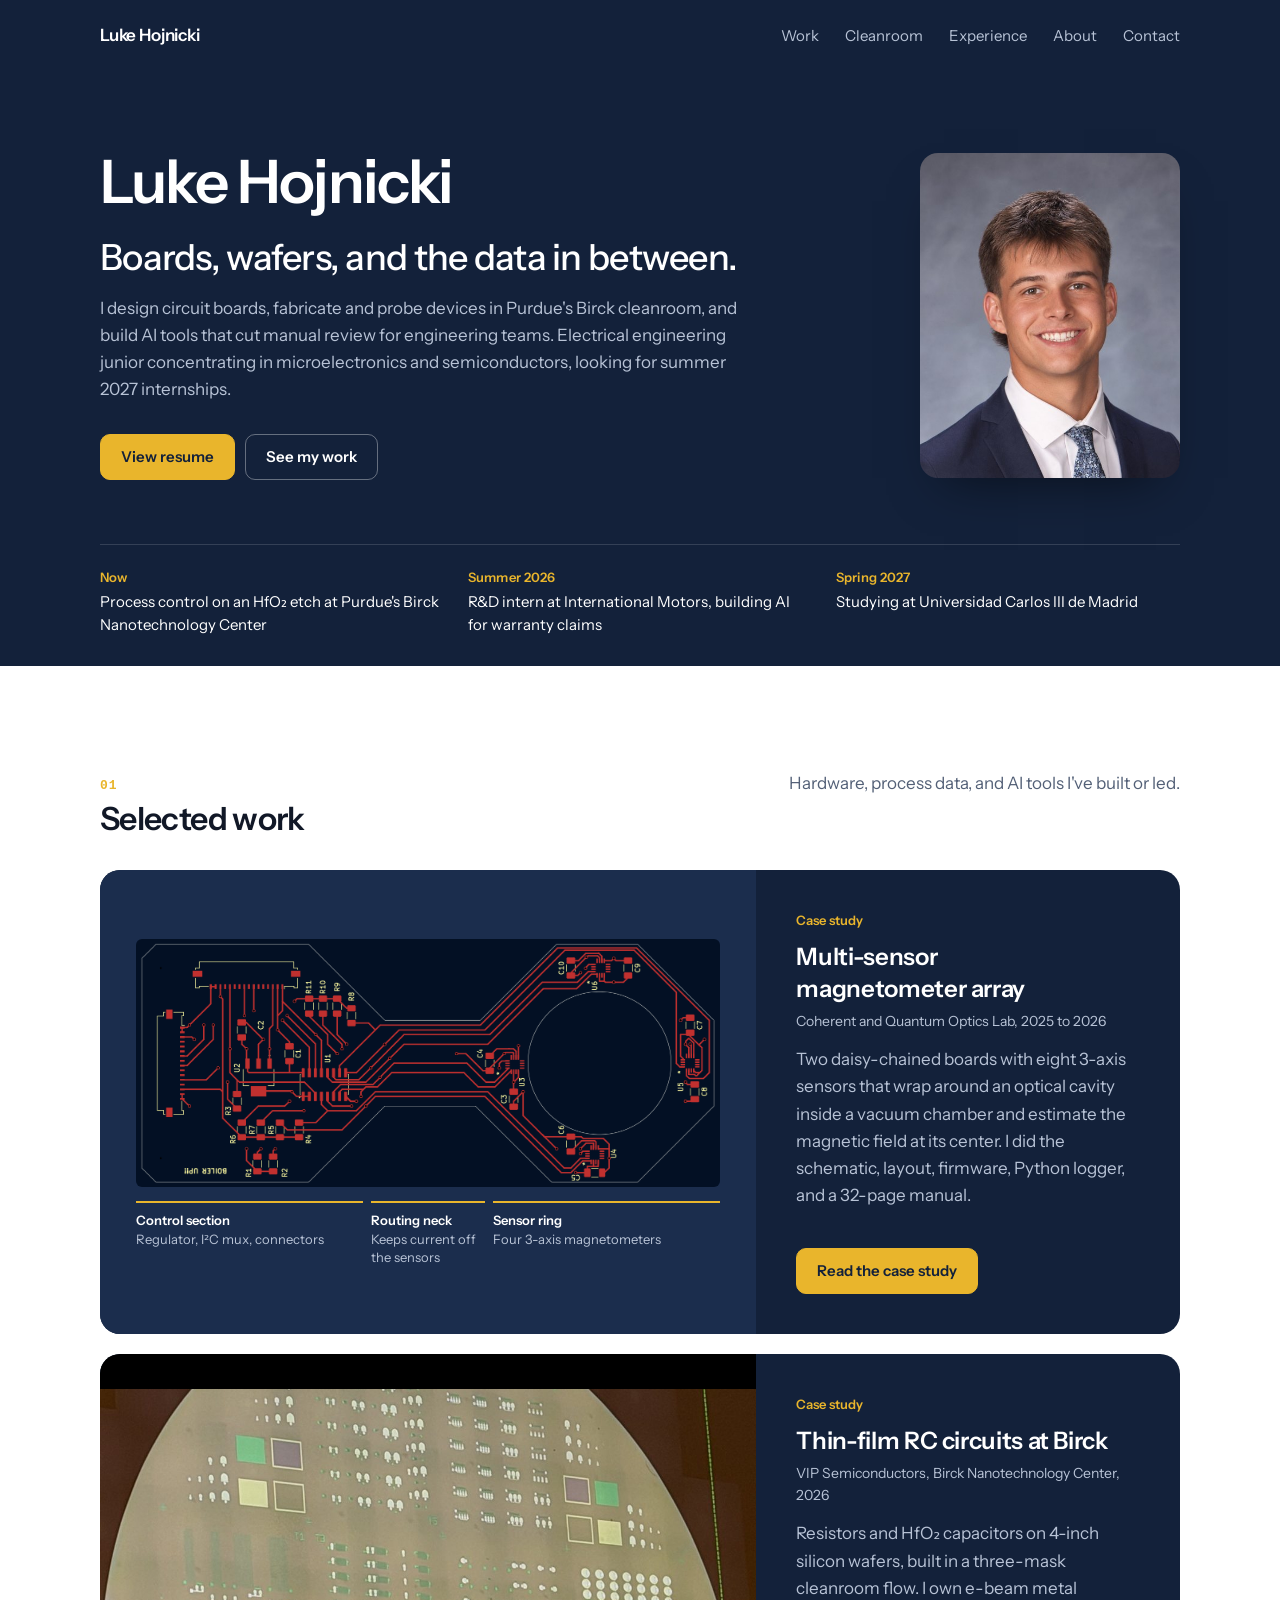
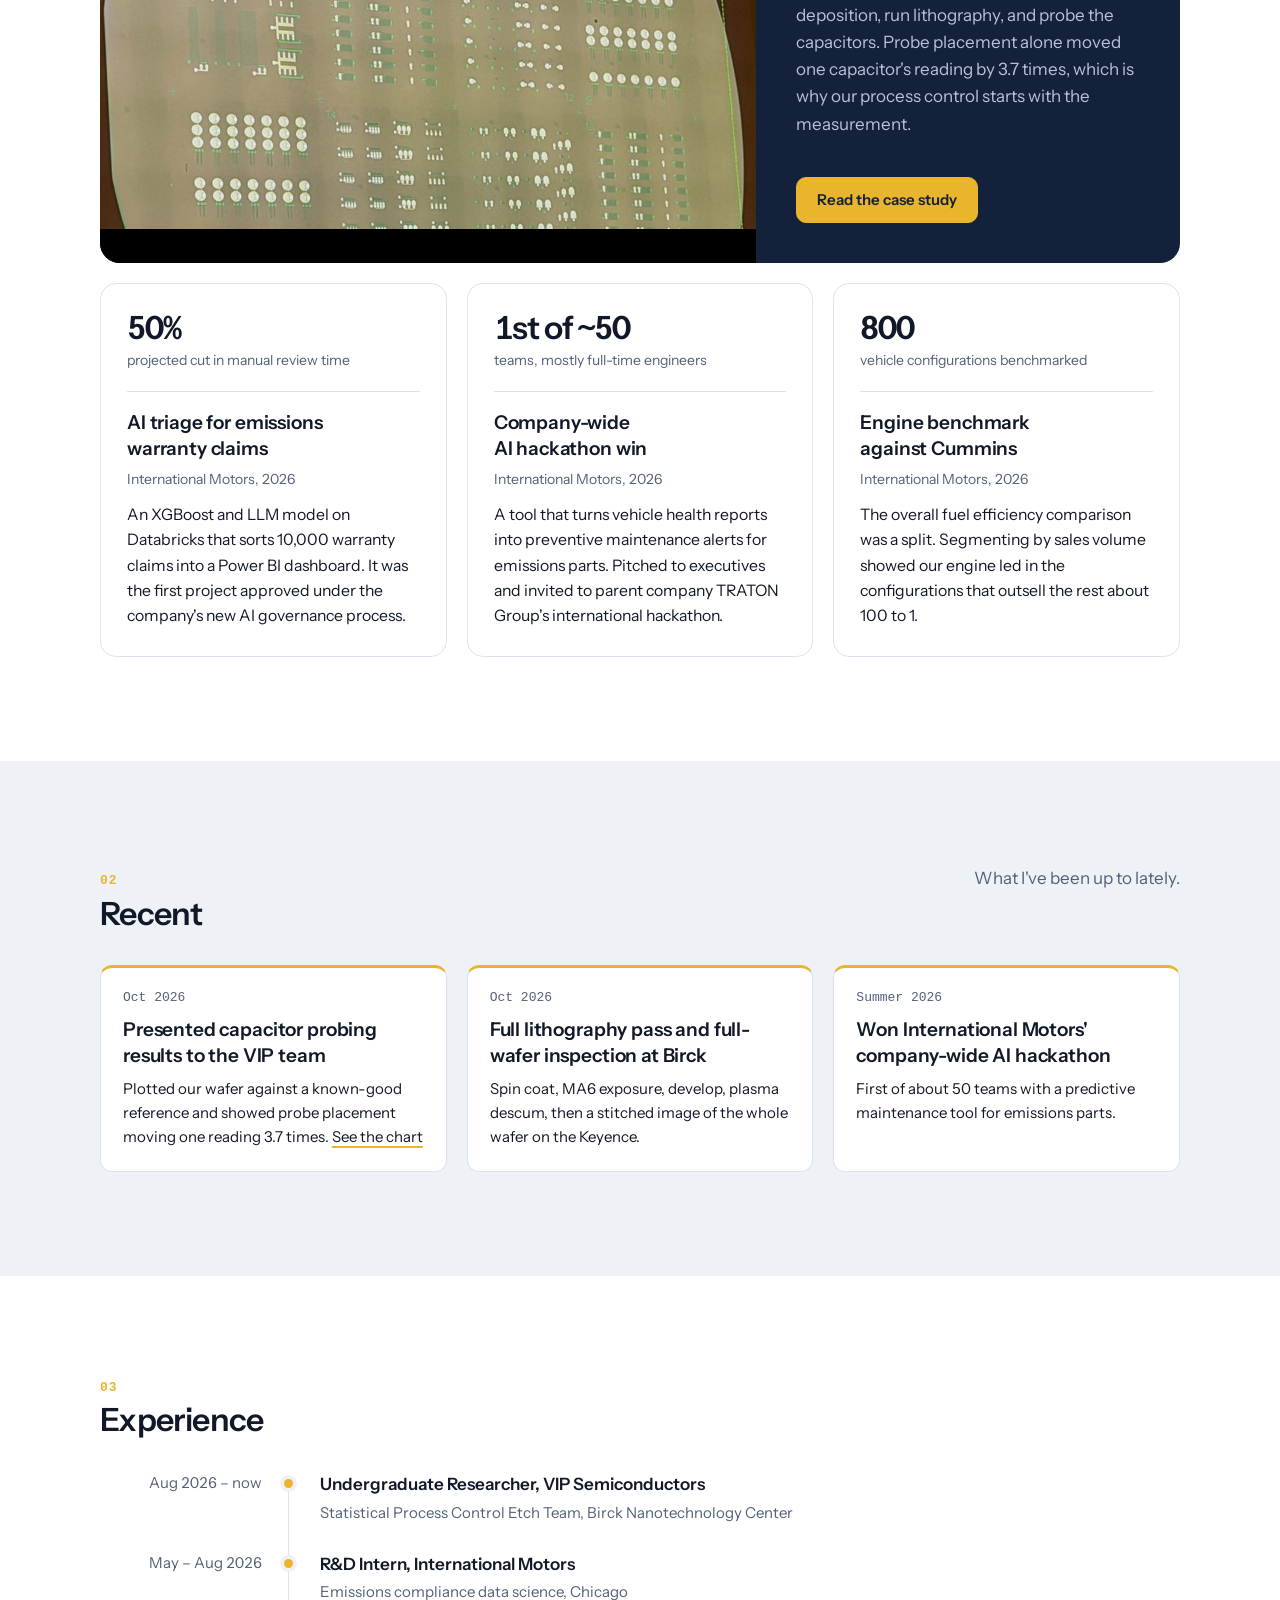
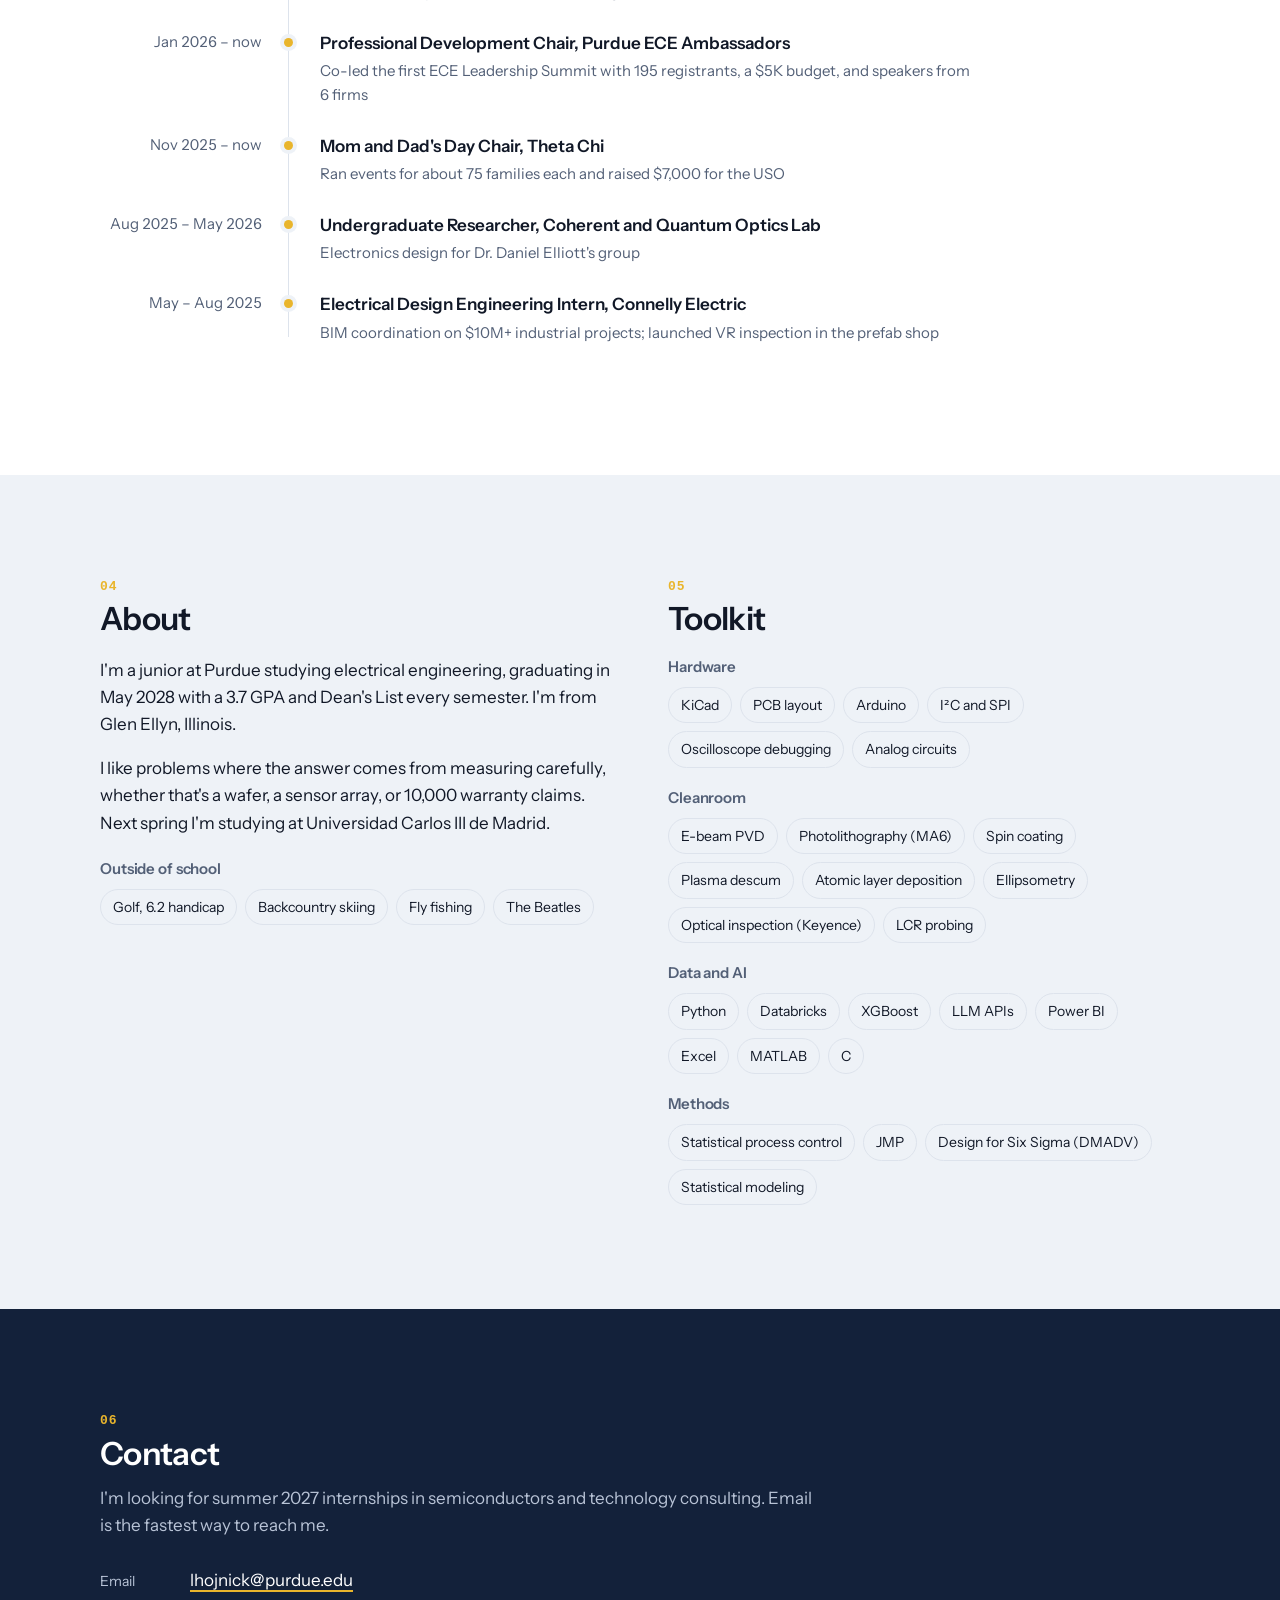
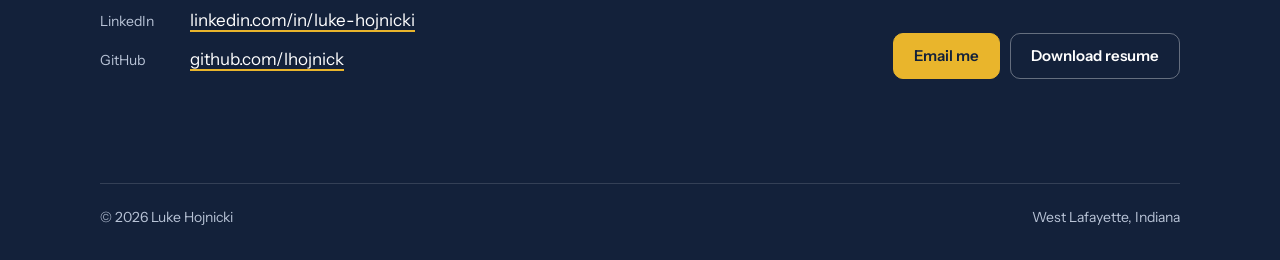
<file: index.html>
<!doctype html>
<html lang="en">
<head>
<meta charset="utf-8">
<meta name="viewport" content="width=device-width, initial-scale=1">
<title>Luke Hojnicki</title>
<meta name="description" content="Electrical engineering student at Purdue working on circuit board design, semiconductor process control, and applied AI.">
<meta property="og:title" content="Luke Hojnicki">
<meta property="og:description" content="Electrical engineering at Purdue. Circuit boards, semiconductor process control, and applied AI.">
<meta property="og:image" content="https://lukehojnicki.com/assets/og.png">
<meta property="og:url" content="https://lukehojnicki.com/">
<meta name="twitter:card" content="summary_large_image">
<meta name="theme-color" content="#13213a">
<link rel="icon" href="favicon.svg" type="image/svg+xml">
<link rel="preconnect" href="https://fonts.googleapis.com">
<link rel="preconnect" href="https://fonts.gstatic.com" crossorigin>
<link href="https://fonts.googleapis.com/css2?family=Instrument+Sans:wdth,wght@75..100,400..700&display=swap" rel="stylesheet">
<link rel="stylesheet" href="styles.css">
</head>
<body>

<header class="hero navy">
  <div class="container topbar">
    <a class="brand" href="./">Luke Hojnicki</a>
    <nav aria-label="Main">
      <ul>
        <li><a href="#work">Work</a></li>
        <li><a href="birck.html">Cleanroom</a></li>
        <li><a href="#experience">Experience</a></li>
        <li><a href="#about">About</a></li>
        <li><a href="#contact">Contact</a></li>
      </ul>
    </nav>
  </div>

  <div class="container hero-grid">
    <div>
      <h1>Luke Hojnicki</h1>
      <p class="statement big">Boards, wafers, and the data in between.</p>
      <p class="sub">I design circuit boards, fabricate and probe devices in Purdue's Birck cleanroom, and build AI tools that cut manual review for engineering teams. Electrical engineering junior concentrating in microelectronics and semiconductors, looking for summer 2027 internships.</p>
      <div class="actions">
        <a class="button button-gold" href="assets/resume.pdf">View resume</a>
        <a class="button" href="#work">See my work</a>
      </div>
    </div>
    <figure class="hero-photo">
      <img src="assets/portrait.jpg" width="486" height="600" alt="Luke Hojnicki in a navy suit and blue tie.">
    </figure>
  </div>

  <div class="container">
    <dl class="now">
      <div><dt>Now</dt><dd>Process control on an HfO₂ etch at Purdue's Birck Nanotechnology Center</dd></div>
      <div><dt>Summer 2026</dt><dd>R&amp;D intern at International Motors, building AI for warranty claims</dd></div>
      <div><dt>Spring 2027</dt><dd>Studying at Universidad Carlos III de Madrid</dd></div>
    </dl>
  </div>
</header>

<main>
  <section class="band" id="work">
    <div class="container">
      <div class="band-head">
        <h2><span class="num">01</span>Selected work</h2>
        <p>Hardware, process data, and AI tools I've built or led.</p>
      </div>

      <article class="feature">
        <a class="feature-media" href="magnetometer.html" aria-label="Magnetometer array case study">
          <img src="assets/pcb-wide.png" width="1464" height="623"
               alt="Top copper layer of the magnetometer board. Red traces run from the connector and control chips on the left, through a narrow neck, to four sensors placed around a circular cutout on the right.">
          <ul class="regions">
            <li><b>Control section</b>Regulator, I²C mux, connectors</li>
            <li><b>Routing neck</b>Keeps current off the sensors</li>
            <li><b>Sensor ring</b>Four 3-axis magnetometers</li>
          </ul>
        </a>
        <div class="feature-body">
          <p class="tag">Case study</p>
          <h3><a href="magnetometer.html">Multi-sensor magnetometer array</a></h3>
          <p class="meta">Coherent and Quantum Optics Lab, 2025 to 2026</p>
          <p class="desc">Two daisy-chained boards with eight 3-axis sensors that wrap around an optical cavity inside a vacuum chamber and estimate the magnetic field at its center. I did the schematic, layout, firmware, Python logger, and a 32-page manual.</p>
          <div class="actions">
            <a class="button button-gold" href="magnetometer.html">Read the case study</a>
          </div>
        </div>
      </article>

      <article class="feature feature-alt">
        <a class="feature-media photo-media" href="birck.html" aria-label="Birck cleanroom case study">
          <img src="assets/birck-wafer.jpg" width="1090" height="1055" alt="Stitched microscope image of a 4-inch wafer covered in patterned test capacitors and resistors.">
        </a>
        <div class="feature-body">
          <p class="tag">Case study</p>
          <h3><a href="birck.html">Thin-film RC circuits at Birck</a></h3>
          <p class="meta">VIP Semiconductors, Birck Nanotechnology Center, 2026</p>
          <p class="desc">Resistors and HfO₂ capacitors on 4-inch silicon wafers, built in a three-mask cleanroom flow. I own e-beam metal deposition, run lithography, and probe the capacitors. Probe placement alone moved one capacitor's reading by 3.7 times, which is why our process control starts with the measurement.</p>
          <div class="actions">
            <a class="button button-gold" href="birck.html">Read the case study</a>
          </div>
        </div>
      </article>

      <ul class="cards">
        <li class="card">
          <p class="metric">50%</p>
          <p class="metric-label">projected cut in manual review time</p>
          <hr>
          <h3>AI triage for emissions warranty claims</h3>
          <p class="meta">International Motors, 2026</p>
          <p class="desc">An XGBoost and LLM model on Databricks that sorts 10,000 warranty claims into a Power BI dashboard. It was the first project approved under the company's new AI governance process.</p>
        </li>
        <li class="card">
          <p class="metric">1st of ~50</p>
          <p class="metric-label">teams, mostly full-time engineers</p>
          <hr>
          <h3>Company-wide AI hackathon win</h3>
          <p class="meta">International Motors, 2026</p>
          <p class="desc">A tool that turns vehicle health reports into preventive maintenance alerts for emissions parts. Pitched to executives and invited to parent company TRATON Group's international hackathon.</p>
        </li>
        <li class="card">
          <p class="metric">800</p>
          <p class="metric-label">vehicle configurations benchmarked</p>
          <hr>
          <h3>Engine benchmark against Cummins</h3>
          <p class="meta">International Motors, 2026</p>
          <p class="desc">The overall fuel efficiency comparison was a split. Segmenting by sales volume showed our engine led in the configurations that outsell the rest about 100 to 1.</p>
        </li>
      </ul>
    </div>
  </section>

  <section class="band band-steel" id="recent">
    <div class="container">
      <div class="band-head">
        <h2><span class="num">02</span>Recent</h2>
        <p>What I've been up to lately.</p>
      </div>
      <ul class="recent">
        <li>
          <p class="date">Oct 2026</p>
          <h3>Presented capacitor probing results to the VIP team</h3>
          <p>Plotted our wafer against a known-good reference and showed probe placement moving one reading 3.7 times. <a href="birck.html">See the chart</a></p>
        </li>
        <li>
          <p class="date">Oct 2026</p>
          <h3>Full lithography pass and full-wafer inspection at Birck</h3>
          <p>Spin coat, MA6 exposure, develop, plasma descum, then a stitched image of the whole wafer on the Keyence.</p>
        </li>
        <li>
          <p class="date">Summer 2026</p>
          <h3>Won International Motors' company-wide AI hackathon</h3>
          <p>First of about 50 teams with a predictive maintenance tool for emissions parts.</p>
        </li>
      </ul>
    </div>
  </section>

  <section class="band" id="experience">
    <div class="container">
      <div class="band-head"><h2><span class="num">03</span>Experience</h2></div>
      <ol class="timeline">
        <li><span class="when">Aug 2026 – now</span><div class="body"><span class="role">Undergraduate Researcher, VIP Semiconductors</span><p>Statistical Process Control Etch Team, Birck Nanotechnology Center</p></div></li>
        <li><span class="when">May – Aug 2026</span><div class="body"><span class="role">R&amp;D Intern, International Motors</span><p>Emissions compliance data science, Chicago</p></div></li>
        <li><span class="when">Jan 2026 – now</span><div class="body"><span class="role">Professional Development Chair, Purdue ECE Ambassadors</span><p>Co-led the first ECE Leadership Summit with 195 registrants, a $5K budget, and speakers from 6 firms</p></div></li>
        <li><span class="when">Nov 2025 – now</span><div class="body"><span class="role">Mom and Dad's Day Chair, Theta Chi</span><p>Ran events for about 75 families each and raised $7,000 for the USO</p></div></li>
        <li><span class="when">Aug 2025 – May 2026</span><div class="body"><span class="role">Undergraduate Researcher, Coherent and Quantum Optics Lab</span><p>Electronics design for Dr. Daniel Elliott's group</p></div></li>
        <li><span class="when">May – Aug 2025</span><div class="body"><span class="role">Electrical Design Engineering Intern, Connelly Electric</span><p>BIM coordination on $10M+ industrial projects; launched VR inspection in the prefab shop</p></div></li>
      </ol>
    </div>
  </section>

  <section class="band band-steel" id="about">
    <div class="container split">
      <div>
        <h2><span class="num">04</span>About</h2>
        <p>I'm a junior at Purdue studying electrical engineering, graduating in May 2028 with a 3.7 GPA and Dean's List every semester. I'm from Glen Ellyn, Illinois.</p>
        <p>I like problems where the answer comes from measuring carefully, whether that's a wafer, a sensor array, or 10,000 warranty claims. Next spring I'm studying at Universidad Carlos III de Madrid.</p>
        <div class="tool-group interests">
          <h3>Outside of school</h3>
          <ul class="chips">
            <li>Golf, 6.2 handicap</li>
            <li>Backcountry skiing</li>
            <li>Fly fishing</li>
            <li>The Beatles</li>
          </ul>
        </div>
      </div>
      <div>
        <h2><span class="num">05</span>Toolkit</h2>
        <div class="tool-group">
          <h3>Hardware</h3>
          <ul class="chips"><li>KiCad</li><li>PCB layout</li><li>Arduino</li><li>I²C and SPI</li><li>Oscilloscope debugging</li><li>Analog circuits</li></ul>
        </div>
        <div class="tool-group">
          <h3>Cleanroom</h3>
          <ul class="chips"><li>E-beam PVD</li><li>Photolithography (MA6)</li><li>Spin coating</li><li>Plasma descum</li><li>Atomic layer deposition</li><li>Ellipsometry</li><li>Optical inspection (Keyence)</li><li>LCR probing</li></ul>
        </div>
        <div class="tool-group">
          <h3>Data and AI</h3>
          <ul class="chips"><li>Python</li><li>Databricks</li><li>XGBoost</li><li>LLM APIs</li><li>Power BI</li><li>Excel</li><li>MATLAB</li><li>C</li></ul>
        </div>
        <div class="tool-group">
          <h3>Methods</h3>
          <ul class="chips"><li>Statistical process control</li><li>JMP</li><li>Design for Six Sigma (DMADV)</li><li>Statistical modeling</li></ul>
        </div>
      </div>
    </div>
  </section>

  <section class="band navy contact" id="contact">
    <div class="container contact-grid">
      <div>
        <h2><span class="num">06</span>Contact</h2>
        <p class="muted lead">I'm looking for summer 2027 internships in semiconductors and technology consulting. Email is the fastest way to reach me.</p>
        <ul class="contact-lines">
          <li><span>Email</span><a href="mailto:lhojnick@purdue.edu">lhojnick@purdue.edu</a></li>
          <li><span>LinkedIn</span><a href="https://www.linkedin.com/in/luke-hojnicki">linkedin.com/in/luke-hojnicki</a></li>
          <li><span>GitHub</span><a href="https://github.com/lhojnick">github.com/lhojnick</a></li>
        </ul>
      </div>
      <div class="actions">
        <a class="button button-gold" href="mailto:lhojnick@purdue.edu">Email me</a>
        <a class="button" href="assets/resume.pdf">Download resume</a>
      </div>
    </div>
  </section>
</main>

<footer class="site-footer">
  <div class="container"><div class="footer-inner">
    <span>© 2026 Luke Hojnicki</span>
    <span>West Lafayette, Indiana</span>
  </div></div>
</footer>
</body>
</html>
</file>
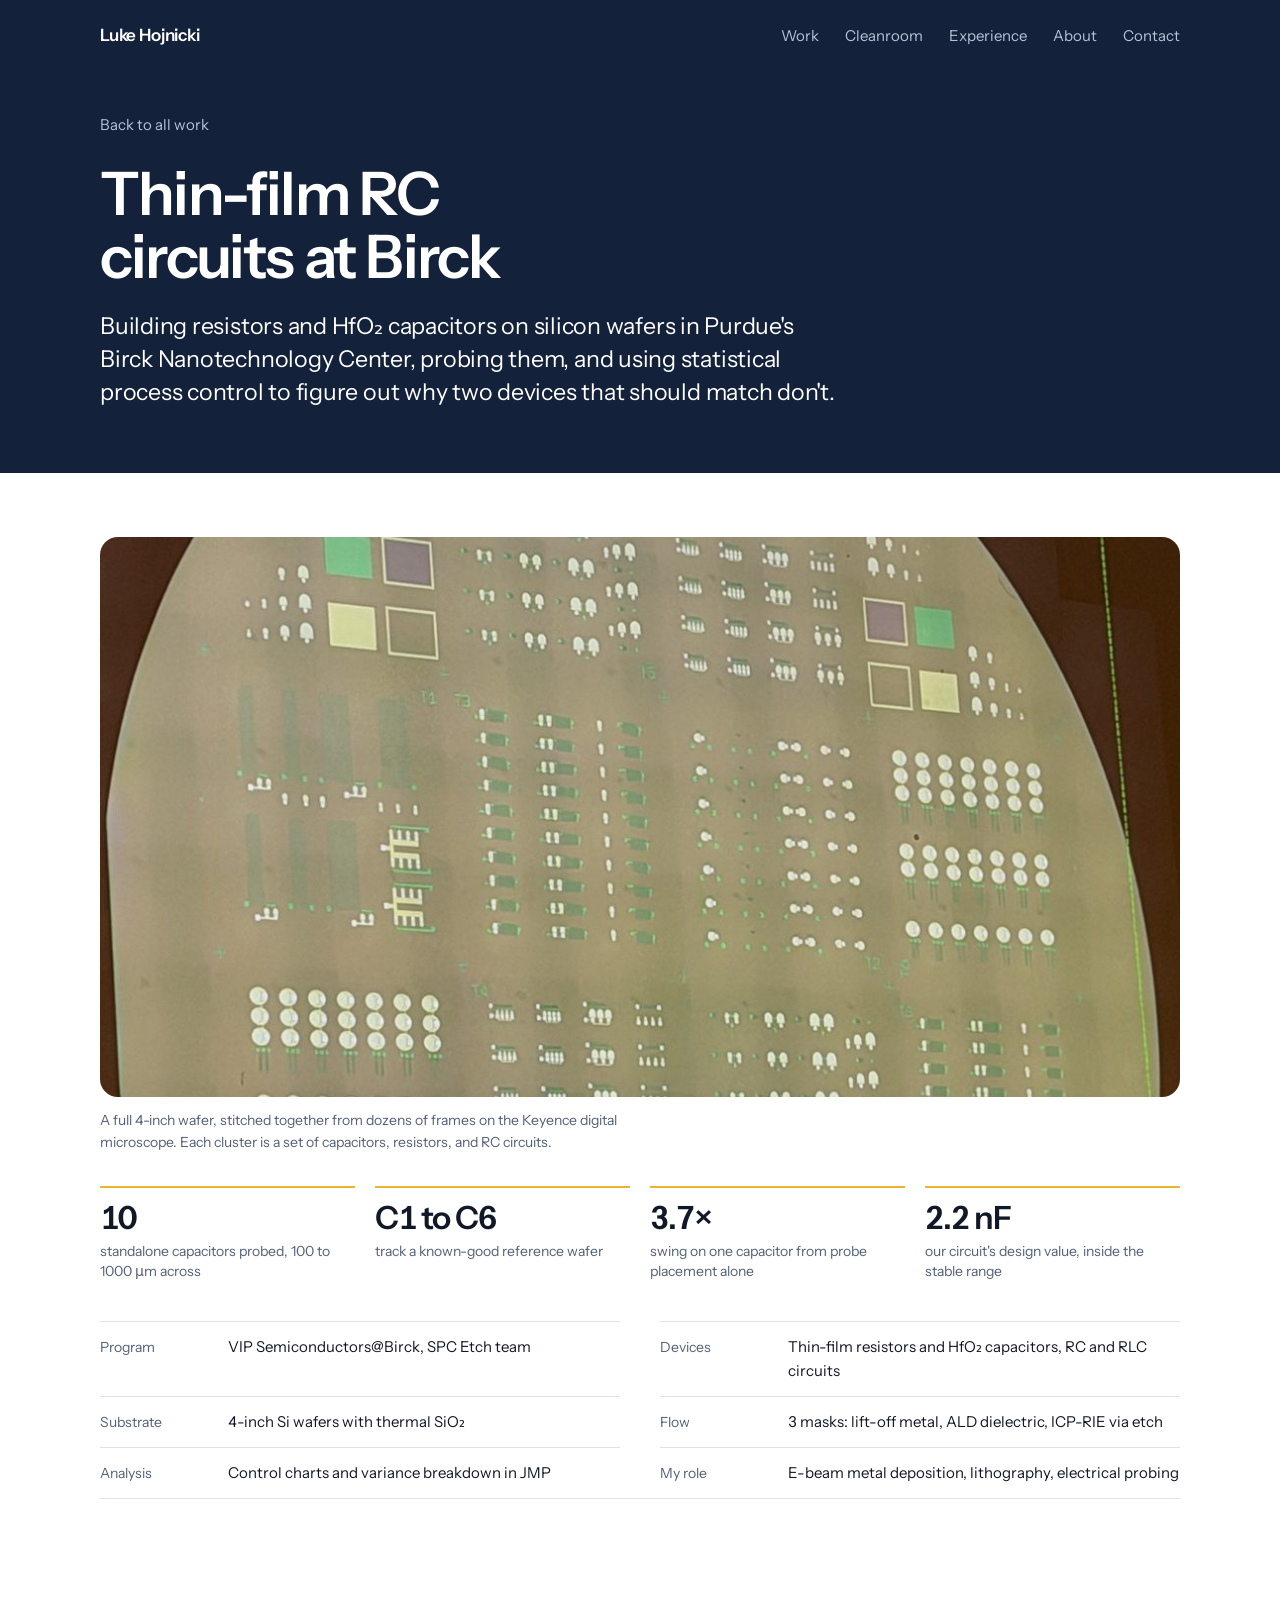
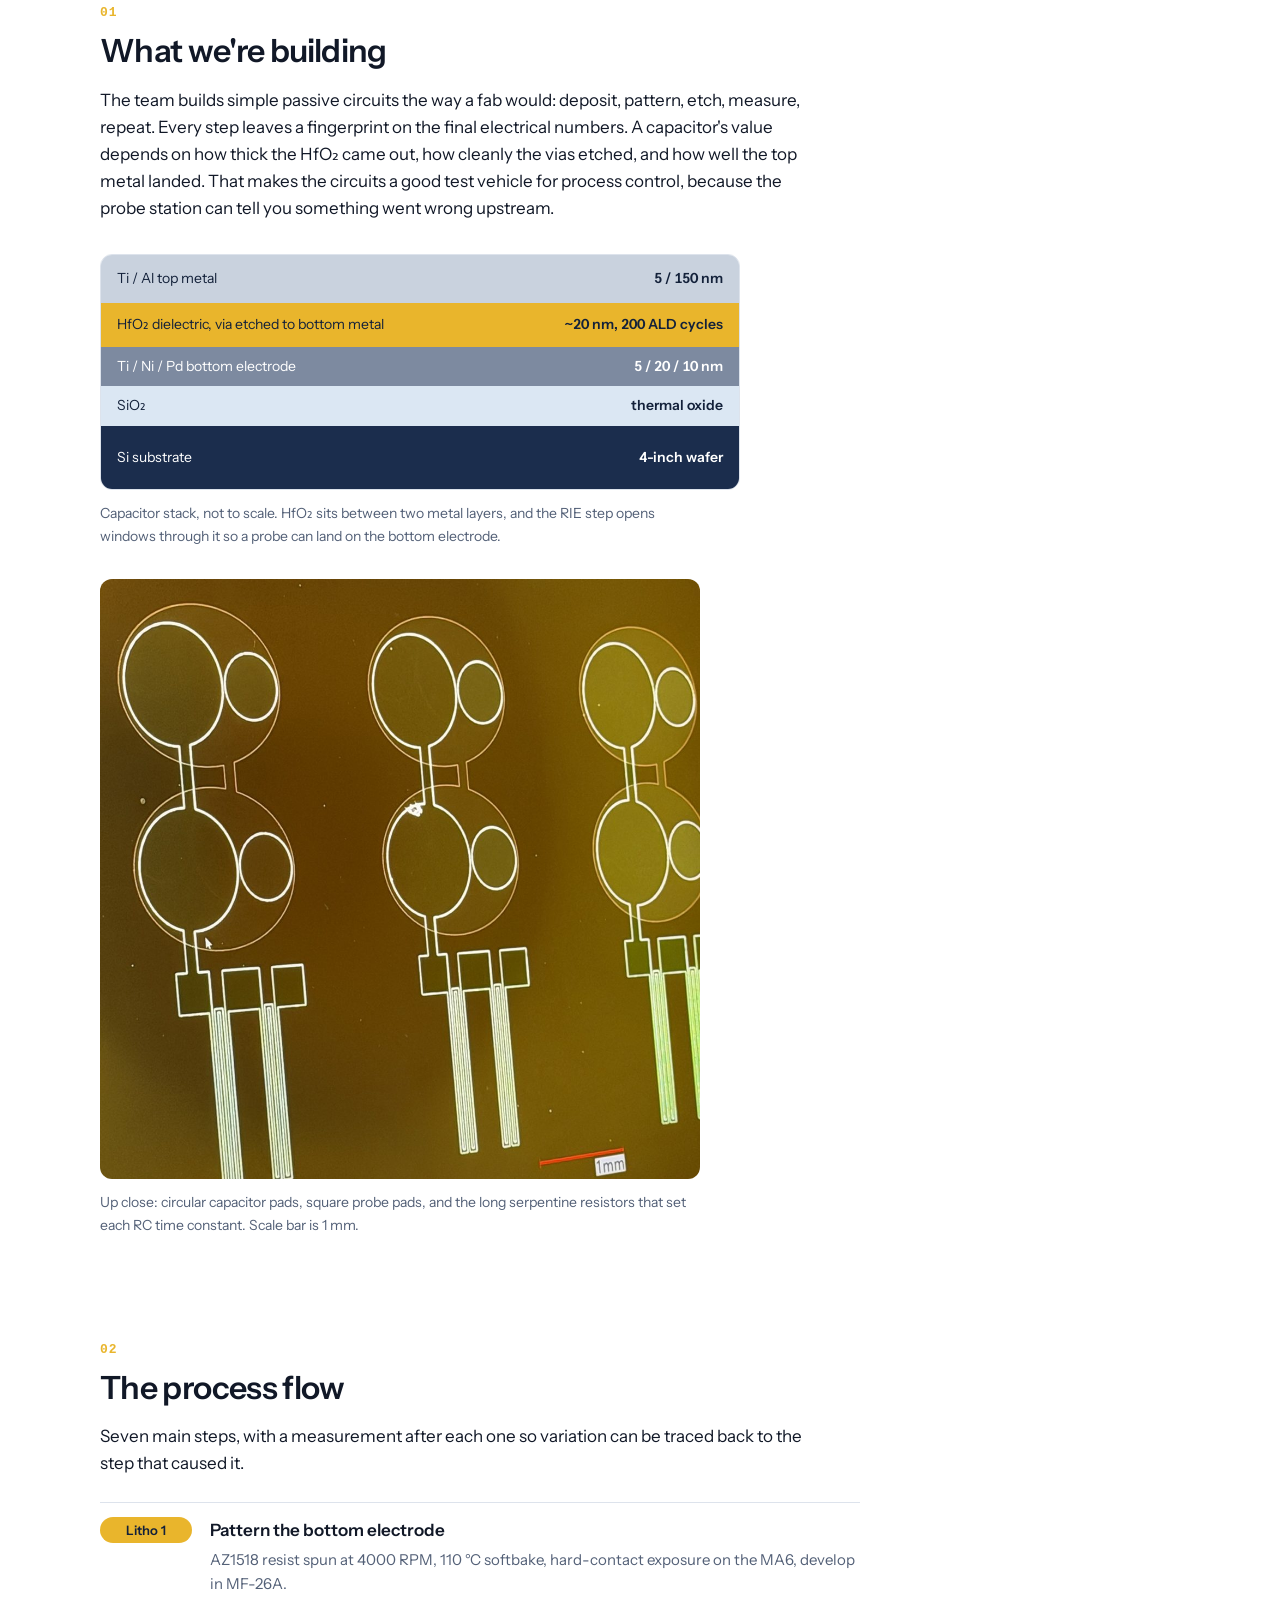
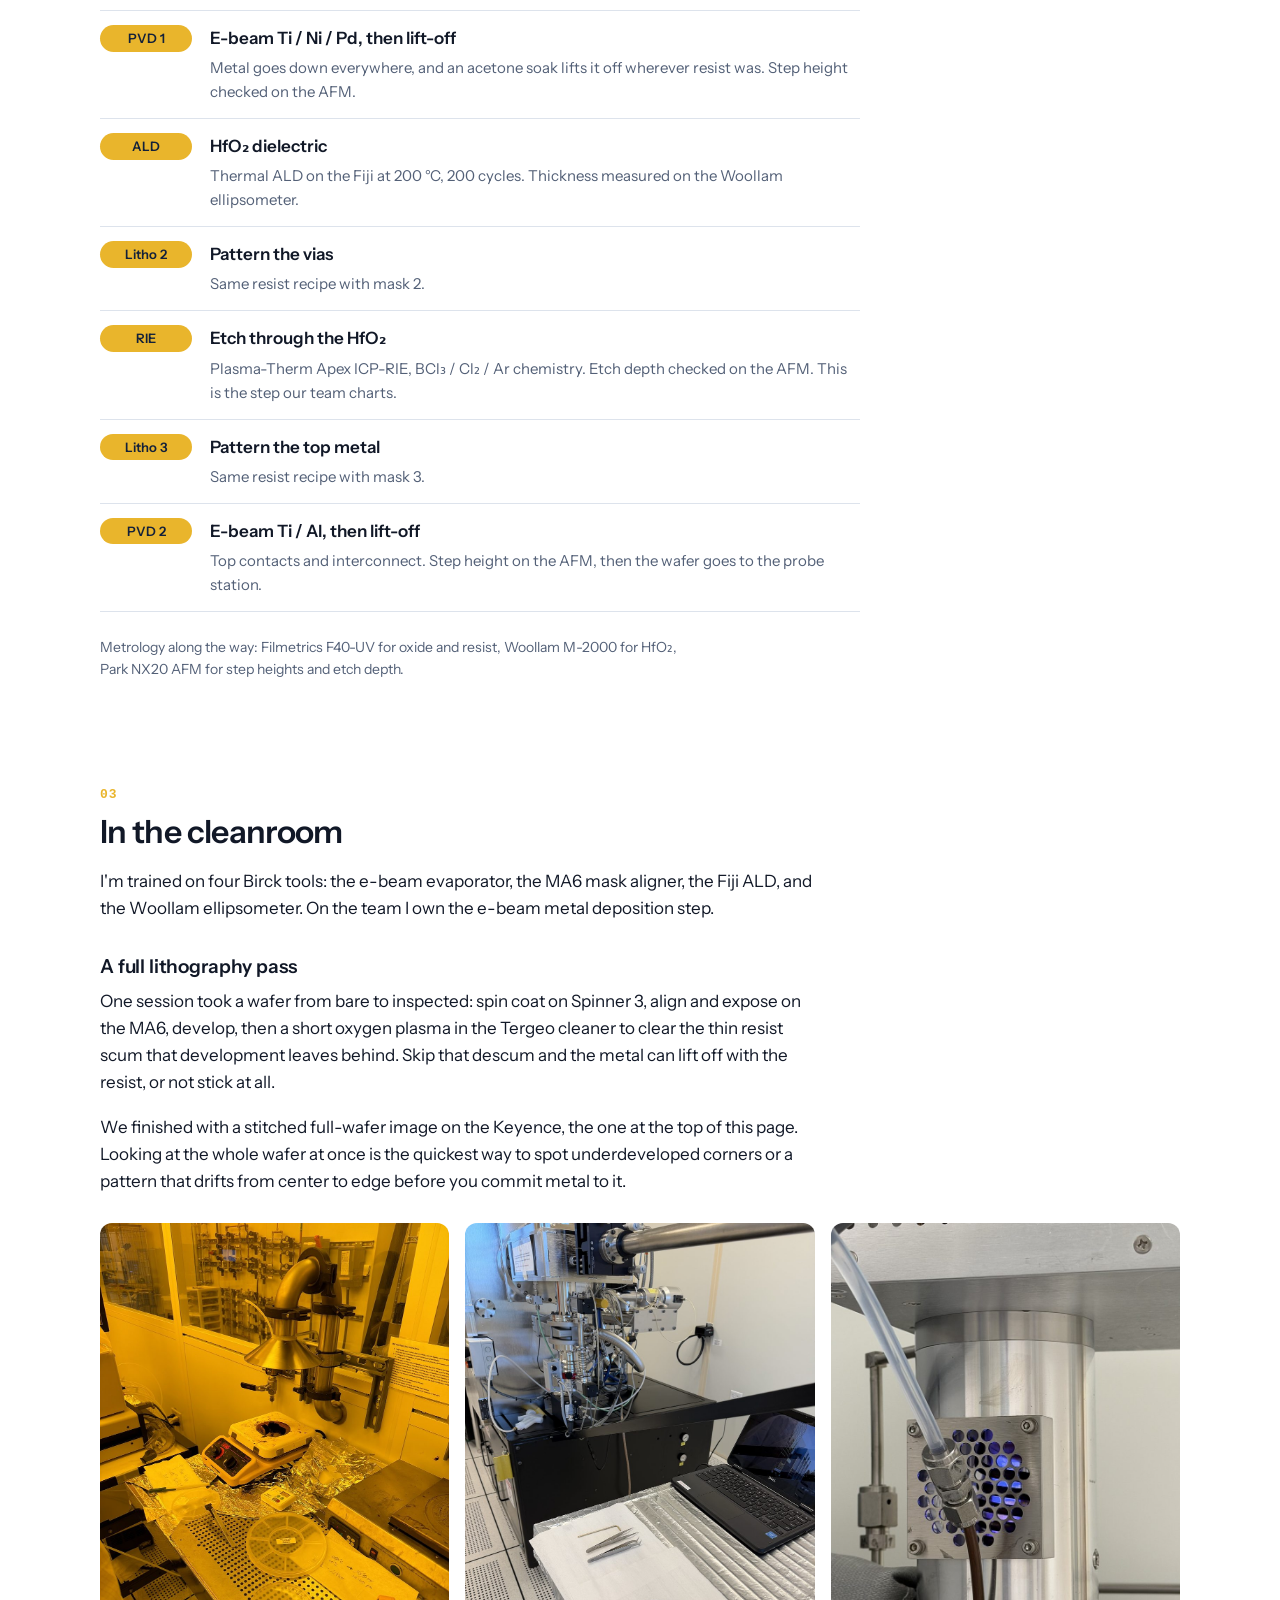
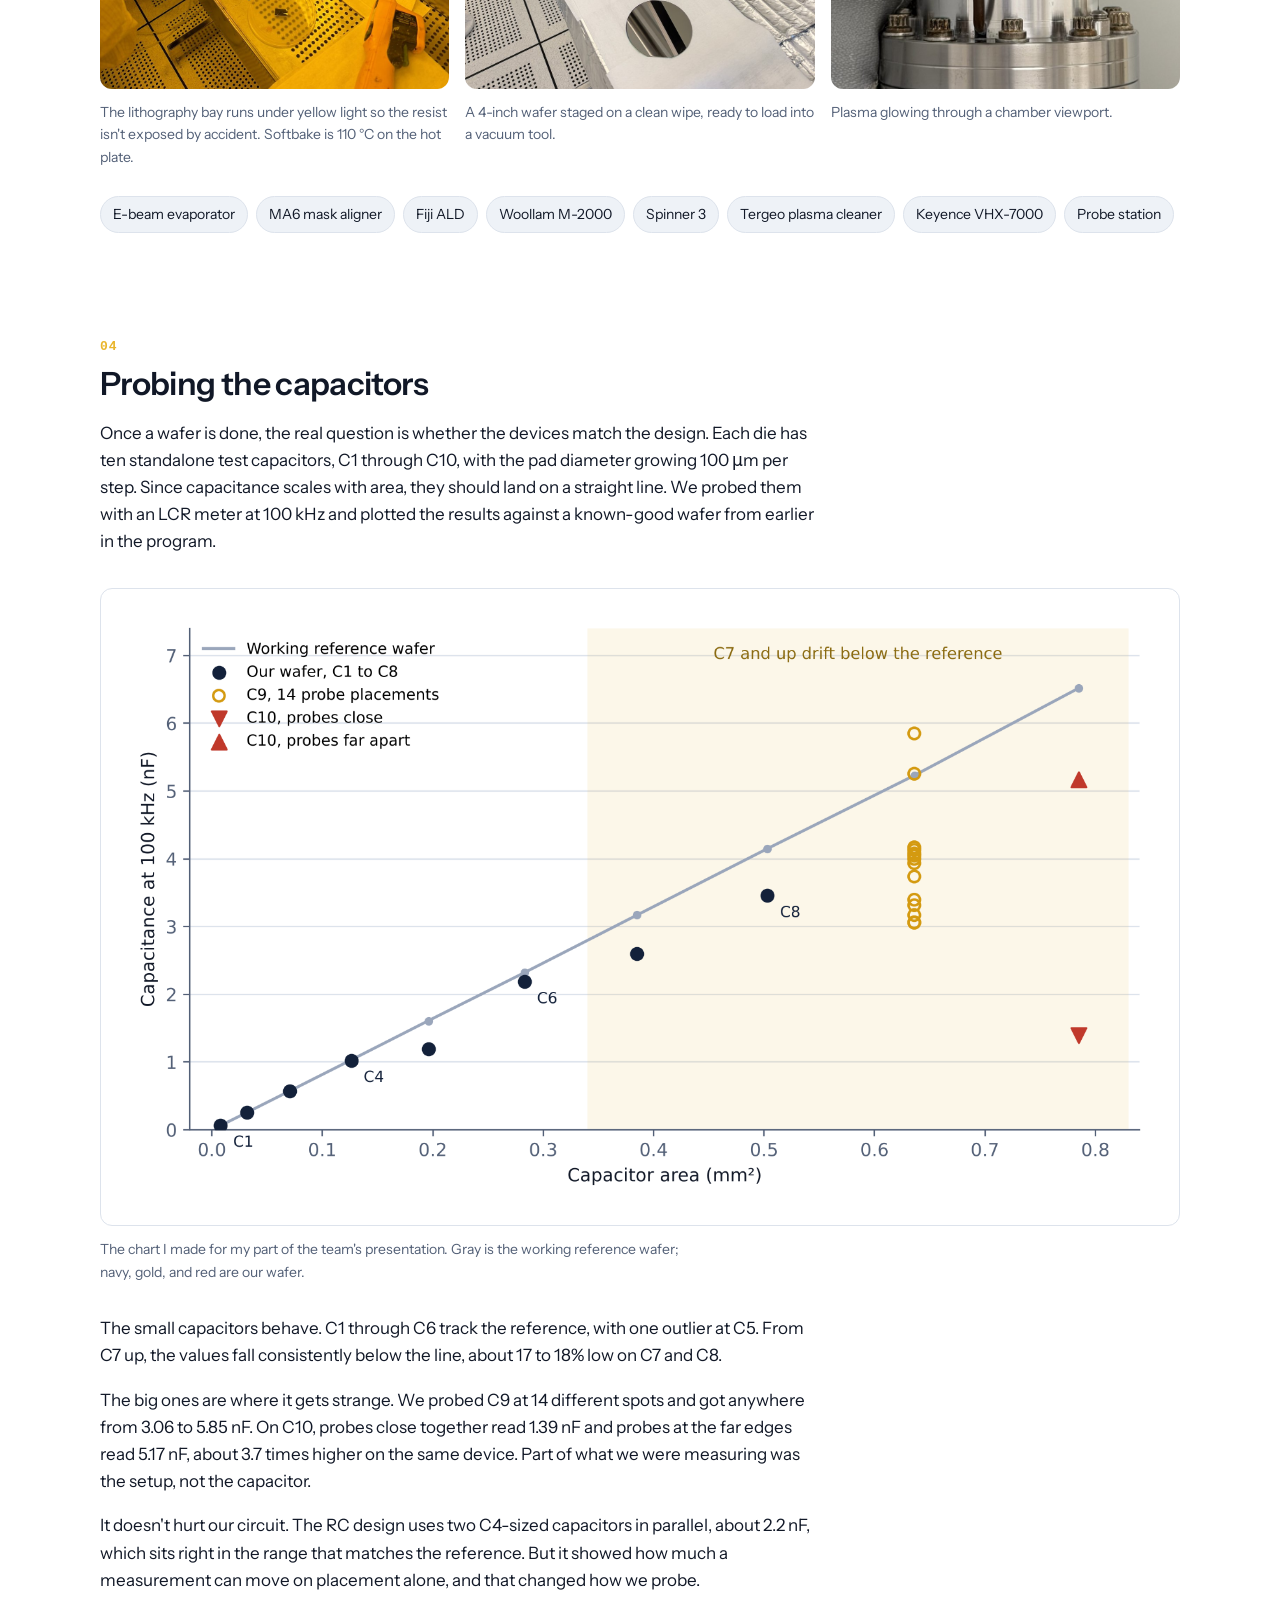
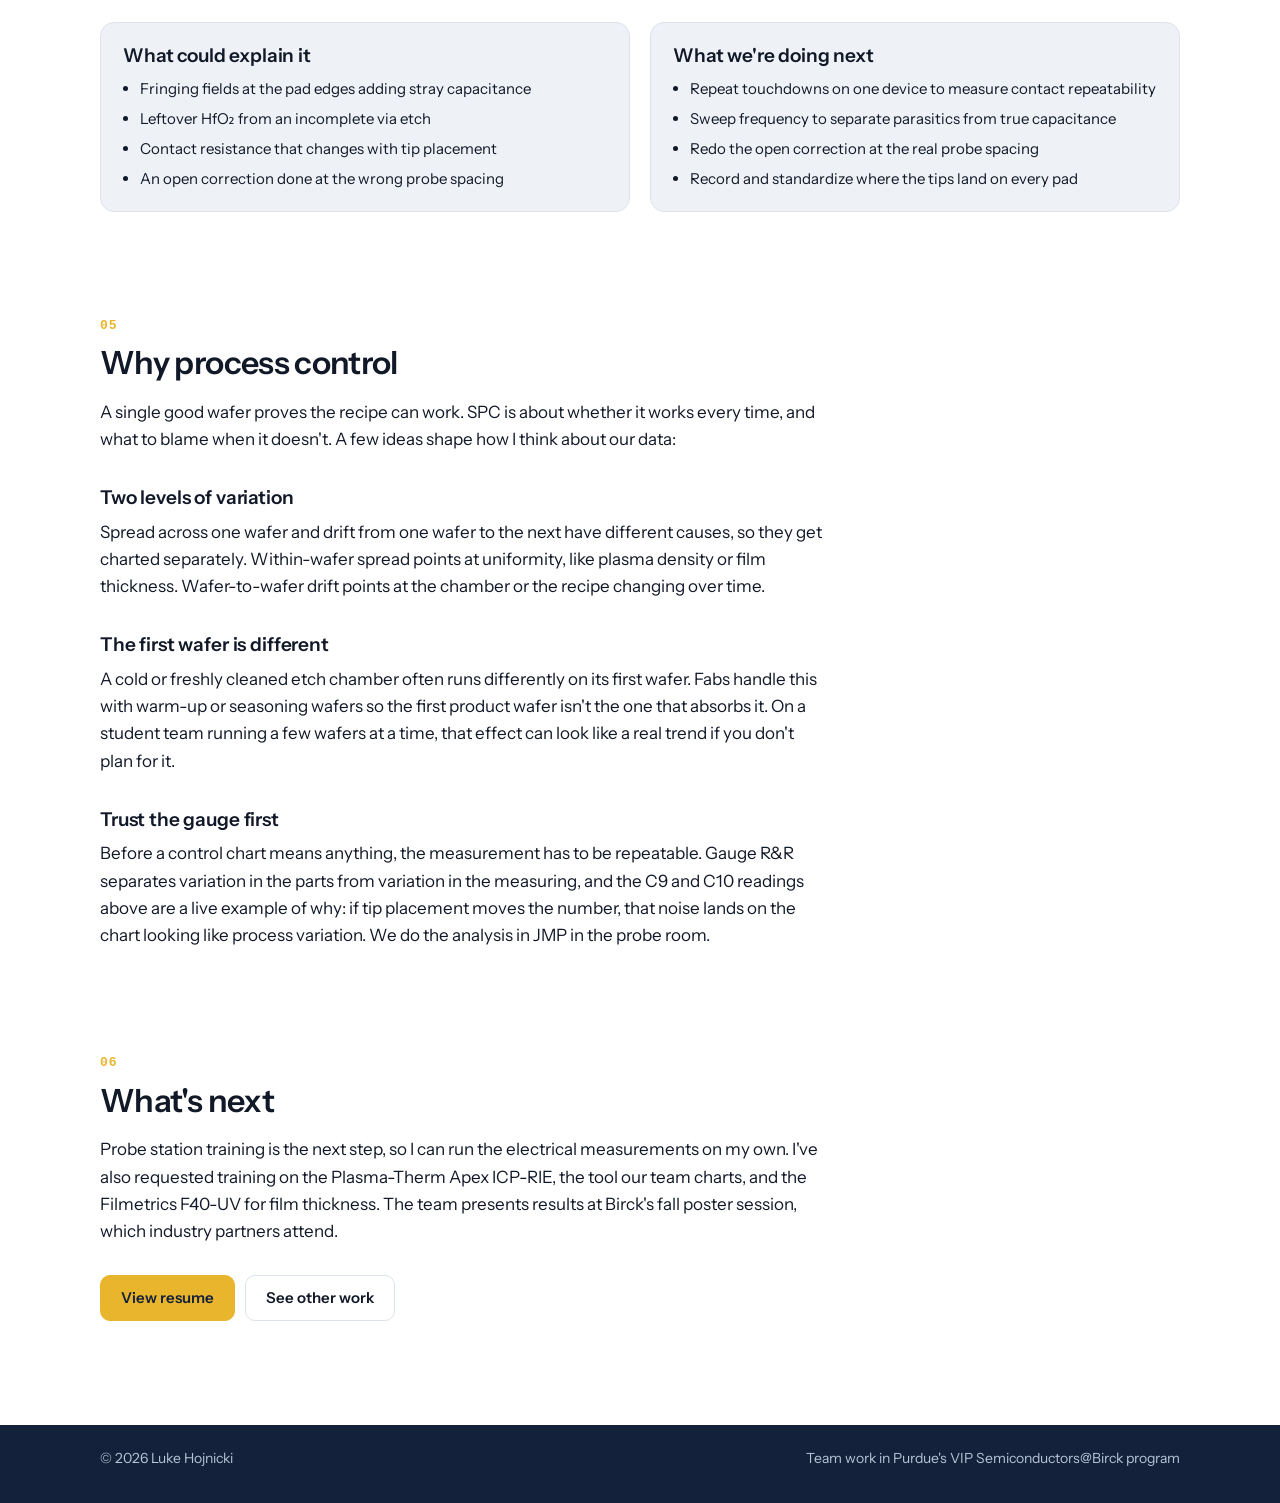
<file: birck.html>
<!doctype html>
<html lang="en">
<head>
<meta charset="utf-8">
<meta name="viewport" content="width=device-width, initial-scale=1">
<title>Birck Cleanroom | Luke Hojnicki</title>
<meta name="description" content="Fabricating and probing thin-film RC circuits with an HfO2 dielectric in Purdue's Birck Nanotechnology Center, and using statistical process control to explain the variation.">
<meta property="og:title" content="Thin-film RC circuits at Birck">
<meta property="og:description" content="Cleanroom fabrication, capacitor probing, and statistical process control on an HfO2 thin-film circuit flow.">
<meta property="og:image" content="https://lukehojnicki.com/assets/birck-wafer.jpg">
<meta property="og:url" content="https://lukehojnicki.com/birck.html">
<meta name="twitter:card" content="summary_large_image">
<link rel="icon" href="favicon.svg" type="image/svg+xml">
<link rel="preconnect" href="https://fonts.googleapis.com">
<link rel="preconnect" href="https://fonts.gstatic.com" crossorigin>
<link href="https://fonts.googleapis.com/css2?family=Instrument+Sans:wdth,wght@75..100,400..700&display=swap" rel="stylesheet">
<link rel="stylesheet" href="styles.css">
</head>
<body>

<header class="navy">
  <div class="container topbar">
    <a class="brand" href="./">Luke Hojnicki</a>
    <nav aria-label="Main">
      <ul>
        <li><a href="./#work">Work</a></li>
        <li><a href="birck.html">Cleanroom</a></li>
        <li><a href="./#experience">Experience</a></li>
        <li><a href="./#about">About</a></li>
        <li><a href="./#contact">Contact</a></li>
      </ul>
    </nav>
  </div>
  <div class="container case-hero">
    <a class="back" href="./#work">Back to all work</a>
    <h1>Thin-film RC circuits at Birck</h1>
    <p class="statement">Building resistors and HfO₂ capacitors on silicon wafers in Purdue's Birck Nanotechnology Center, probing them, and using statistical process control to figure out why two devices that should match don't.</p>
  </div>
</header>

<main class="case-body container">
  <figure class="hero-shot">
    <img src="assets/birck-wafer.jpg" width="1090" height="1055" alt="Stitched microscope image of a 4-inch wafer showing rows of patterned test capacitors, resistors, and alignment marks.">
    <figcaption>A full 4-inch wafer, stitched together from dozens of frames on the Keyence digital microscope. Each cluster is a set of capacitors, resistors, and RC circuits.</figcaption>
  </figure>

  <dl class="stats">
    <div><dt>10</dt><dd>standalone capacitors probed, 100 to 1000 µm across</dd></div>
    <div><dt>C1 to C6</dt><dd>track a known-good reference wafer</dd></div>
    <div><dt>3.7×</dt><dd>swing on one capacitor from probe placement alone</dd></div>
    <div><dt>2.2 nF</dt><dd>our circuit's design value, inside the stable range</dd></div>
  </dl>

  <dl class="specs">
    <div><dt>Program</dt><dd>VIP Semiconductors@Birck, SPC Etch team</dd></div>
    <div><dt>Devices</dt><dd>Thin-film resistors and HfO₂ capacitors, RC and RLC circuits</dd></div>
    <div><dt>Substrate</dt><dd>4-inch Si wafers with thermal SiO₂</dd></div>
    <div><dt>Flow</dt><dd>3 masks: lift-off metal, ALD dielectric, ICP-RIE via etch</dd></div>
    <div><dt>Analysis</dt><dd>Control charts and variance breakdown in JMP</dd></div>
    <div><dt>My role</dt><dd>E-beam metal deposition, lithography, electrical probing</dd></div>
  </dl>

  <section class="prose">
    <p class="num">01</p>
    <h2>What we're building</h2>
    <p>The team builds simple passive circuits the way a fab would: deposit, pattern, etch, measure, repeat. Every step leaves a fingerprint on the final electrical numbers. A capacitor's value depends on how thick the HfO₂ came out, how cleanly the vias etched, and how well the top metal landed. That makes the circuits a good test vehicle for process control, because the probe station can tell you something went wrong upstream.</p>
    <figure>
      <div class="stack" role="img" aria-label="Cross section of the capacitor stack, bottom to top: silicon substrate, silicon dioxide, titanium nickel palladium bottom electrode, hafnium oxide dielectric with an etched via, and titanium aluminum top metal.">
        <div class="layer l-top"><span>Ti / Al top metal</span><b>5 / 150 nm</b></div>
        <div class="layer l-hfo"><span>HfO₂ dielectric, via etched to bottom metal</span><b>~20 nm, 200 ALD cycles</b></div>
        <div class="layer l-bot"><span>Ti / Ni / Pd bottom electrode</span><b>5 / 20 / 10 nm</b></div>
        <div class="layer l-ox"><span>SiO₂</span><b>thermal oxide</b></div>
        <div class="layer l-si"><span>Si substrate</span><b>4-inch wafer</b></div>
      </div>
      <figcaption>Capacitor stack, not to scale. HfO₂ sits between two metal layers, and the RIE step opens windows through it so a probe can land on the bottom electrode.</figcaption>
    </figure>
    <figure class="photo">
      <img src="assets/birck-caps.jpg" width="1100" height="1100" alt="Microscope view of three test structures, each with two circular capacitor pads, thin interconnect, square contact pads, and long serpentine resistors. A 1 mm scale bar sits at the bottom.">
      <figcaption>Up close: circular capacitor pads, square probe pads, and the long serpentine resistors that set each RC time constant. Scale bar is 1 mm.</figcaption>
    </figure>
  </section>

  <section class="prose">
    <p class="num">02</p>
    <h2>The process flow</h2>
    <p>Seven main steps, with a measurement after each one so variation can be traced back to the step that caused it.</p>
    <ol class="flow">
      <li><span class="step">Litho 1</span><div><b>Pattern the bottom electrode</b><p>AZ1518 resist spun at 4000 RPM, 110 °C softbake, hard-contact exposure on the MA6, develop in MF-26A.</p></div></li>
      <li><span class="step">PVD 1</span><div><b>E-beam Ti / Ni / Pd, then lift-off</b><p>Metal goes down everywhere, and an acetone soak lifts it off wherever resist was. Step height checked on the AFM.</p></div></li>
      <li><span class="step">ALD</span><div><b>HfO₂ dielectric</b><p>Thermal ALD on the Fiji at 200 °C, 200 cycles. Thickness measured on the Woollam ellipsometer.</p></div></li>
      <li><span class="step">Litho 2</span><div><b>Pattern the vias</b><p>Same resist recipe with mask 2.</p></div></li>
      <li><span class="step">RIE</span><div><b>Etch through the HfO₂</b><p>Plasma-Therm Apex ICP-RIE, BCl₃ / Cl₂ / Ar chemistry. Etch depth checked on the AFM. This is the step our team charts.</p></div></li>
      <li><span class="step">Litho 3</span><div><b>Pattern the top metal</b><p>Same resist recipe with mask 3.</p></div></li>
      <li><span class="step">PVD 2</span><div><b>E-beam Ti / Al, then lift-off</b><p>Top contacts and interconnect. Step height on the AFM, then the wafer goes to the probe station.</p></div></li>
    </ol>
    <p class="meta">Metrology along the way: Filmetrics F40-UV for oxide and resist, Woollam M-2000 for HfO₂, Park NX20 AFM for step heights and etch depth.</p>
  </section>

  <section class="prose">
    <p class="num">03</p>
    <h2>In the cleanroom</h2>
    <p>I'm trained on four Birck tools: the e-beam evaporator, the MA6 mask aligner, the Fiji ALD, and the Woollam ellipsometer. On the team I own the e-beam metal deposition step.</p>
    <h3>A full lithography pass</h3>
    <p>One session took a wafer from bare to inspected: spin coat on Spinner 3, align and expose on the MA6, develop, then a short oxygen plasma in the Tergeo cleaner to clear the thin resist scum that development leaves behind. Skip that descum and the metal can lift off with the resist, or not stick at all.</p>
    <p>We finished with a stitched full-wafer image on the Keyence, the one at the top of this page. Looking at the whole wafer at once is the quickest way to spot underdeveloped corners or a pattern that drifts from center to edge before you commit metal to it.</p>
    <div class="gallery">
      <figure>
        <img src="assets/birck-yellow.jpg" width="1000" height="1333" loading="lazy" alt="Lithography bay under yellow light, with a hot plate set near 110 degrees, wafer carriers, tweezers, and handwritten bake notes.">
        <figcaption>The lithography bay runs under yellow light so the resist isn't exposed by accident. Softbake is 110 °C on the hot plate.</figcaption>
      </figure>
      <figure>
        <img src="assets/birck-tool.jpg" width="1000" height="1333" loading="lazy" alt="A 4-inch silicon wafer and tweezers laid on a cleanroom wipe next to a vacuum tool and a laptop.">
        <figcaption>A 4-inch wafer staged on a clean wipe, ready to load into a vacuum tool.</figcaption>
      </figure>
      <figure>
        <img src="assets/birck-plasma.jpg" width="1000" height="1067" loading="lazy" alt="Purple-blue plasma glow visible through a perforated viewport on a stainless steel vacuum chamber.">
        <figcaption>Plasma glowing through a chamber viewport.</figcaption>
      </figure>
    </div>
    <ul class="chips gap-top">
      <li>E-beam evaporator</li><li>MA6 mask aligner</li><li>Fiji ALD</li><li>Woollam M-2000</li><li>Spinner 3</li><li>Tergeo plasma cleaner</li><li>Keyence VHX-7000</li><li>Probe station</li>
    </ul>
  </section>

  <section class="prose">
    <p class="num">04</p>
    <h2>Probing the capacitors</h2>
    <p>Once a wafer is done, the real question is whether the devices match the design. Each die has ten standalone test capacitors, C1 through C10, with the pad diameter growing 100 µm per step. Since capacitance scales with area, they should land on a straight line. We probed them with an LCR meter at 100 kHz and plotted the results against a known-good wafer from earlier in the program.</p>
    <figure>
      <div class="paper"><img src="assets/birck-cap-chart.png" width="1600" height="920" alt="Scatter plot of capacitance versus capacitor area. A gray reference line rises linearly to 6.5 nF. Our wafer's C1 to C6 sit near the line, C7 and C8 fall below it, C9's fourteen readings spread from about 3 to 5.9 nF, and C10 reads 1.4 nF with probes close and 5.2 nF with probes far apart."></div>
      <figcaption>The chart I made for my part of the team's presentation. Gray is the working reference wafer; navy, gold, and red are our wafer.</figcaption>
    </figure>
    <p>The small capacitors behave. C1 through C6 track the reference, with one outlier at C5. From C7 up, the values fall consistently below the line, about 17 to 18% low on C7 and C8.</p>
    <p>The big ones are where it gets strange. We probed C9 at 14 different spots and got anywhere from 3.06 to 5.85 nF. On C10, probes close together read 1.39 nF and probes at the far edges read 5.17 nF, about 3.7 times higher on the same device. Part of what we were measuring was the setup, not the capacitor.</p>
    <p>It doesn't hurt our circuit. The RC design uses two C4-sized capacitors in parallel, about 2.2 nF, which sits right in the range that matches the reference. But it showed how much a measurement can move on placement alone, and that changed how we probe.</p>
    <div class="pair notes">
      <div class="note">
        <h3>What could explain it</h3>
        <ul>
          <li>Fringing fields at the pad edges adding stray capacitance</li>
          <li>Leftover HfO₂ from an incomplete via etch</li>
          <li>Contact resistance that changes with tip placement</li>
          <li>An open correction done at the wrong probe spacing</li>
        </ul>
      </div>
      <div class="note">
        <h3>What we're doing next</h3>
        <ul>
          <li>Repeat touchdowns on one device to measure contact repeatability</li>
          <li>Sweep frequency to separate parasitics from true capacitance</li>
          <li>Redo the open correction at the real probe spacing</li>
          <li>Record and standardize where the tips land on every pad</li>
        </ul>
      </div>
    </div>
  </section>

  <section class="prose">
    <p class="num">05</p>
    <h2>Why process control</h2>
    <p>A single good wafer proves the recipe can work. SPC is about whether it works every time, and what to blame when it doesn't. A few ideas shape how I think about our data:</p>
    <h3>Two levels of variation</h3>
    <p>Spread across one wafer and drift from one wafer to the next have different causes, so they get charted separately. Within-wafer spread points at uniformity, like plasma density or film thickness. Wafer-to-wafer drift points at the chamber or the recipe changing over time.</p>
    <h3>The first wafer is different</h3>
    <p>A cold or freshly cleaned etch chamber often runs differently on its first wafer. Fabs handle this with warm-up or seasoning wafers so the first product wafer isn't the one that absorbs it. On a student team running a few wafers at a time, that effect can look like a real trend if you don't plan for it.</p>
    <h3>Trust the gauge first</h3>
    <p>Before a control chart means anything, the measurement has to be repeatable. Gauge R&amp;R separates variation in the parts from variation in the measuring, and the C9 and C10 readings above are a live example of why: if tip placement moves the number, that noise lands on the chart looking like process variation. We do the analysis in JMP in the probe room.</p>
  </section>

  <section class="prose">
    <p class="num">06</p>
    <h2>What's next</h2>
    <p>Probe station training is the next step, so I can run the electrical measurements on my own. I've also requested training on the Plasma-Therm Apex ICP-RIE, the tool our team charts, and the Filmetrics F40-UV for film thickness. The team presents results at Birck's fall poster session, which industry partners attend.</p>
    <div class="actions">
      <a class="button button-gold" href="assets/resume.pdf">View resume</a>
      <a class="button" href="./#work">See other work</a>
    </div>
  </section>
</main>

<footer class="site-footer">
  <div class="container"><div class="footer-inner">
    <span>© 2026 Luke Hojnicki</span>
    <span>Team work in Purdue's VIP Semiconductors@Birck program</span>
  </div></div>
</footer>
</body>
</html>
</file>
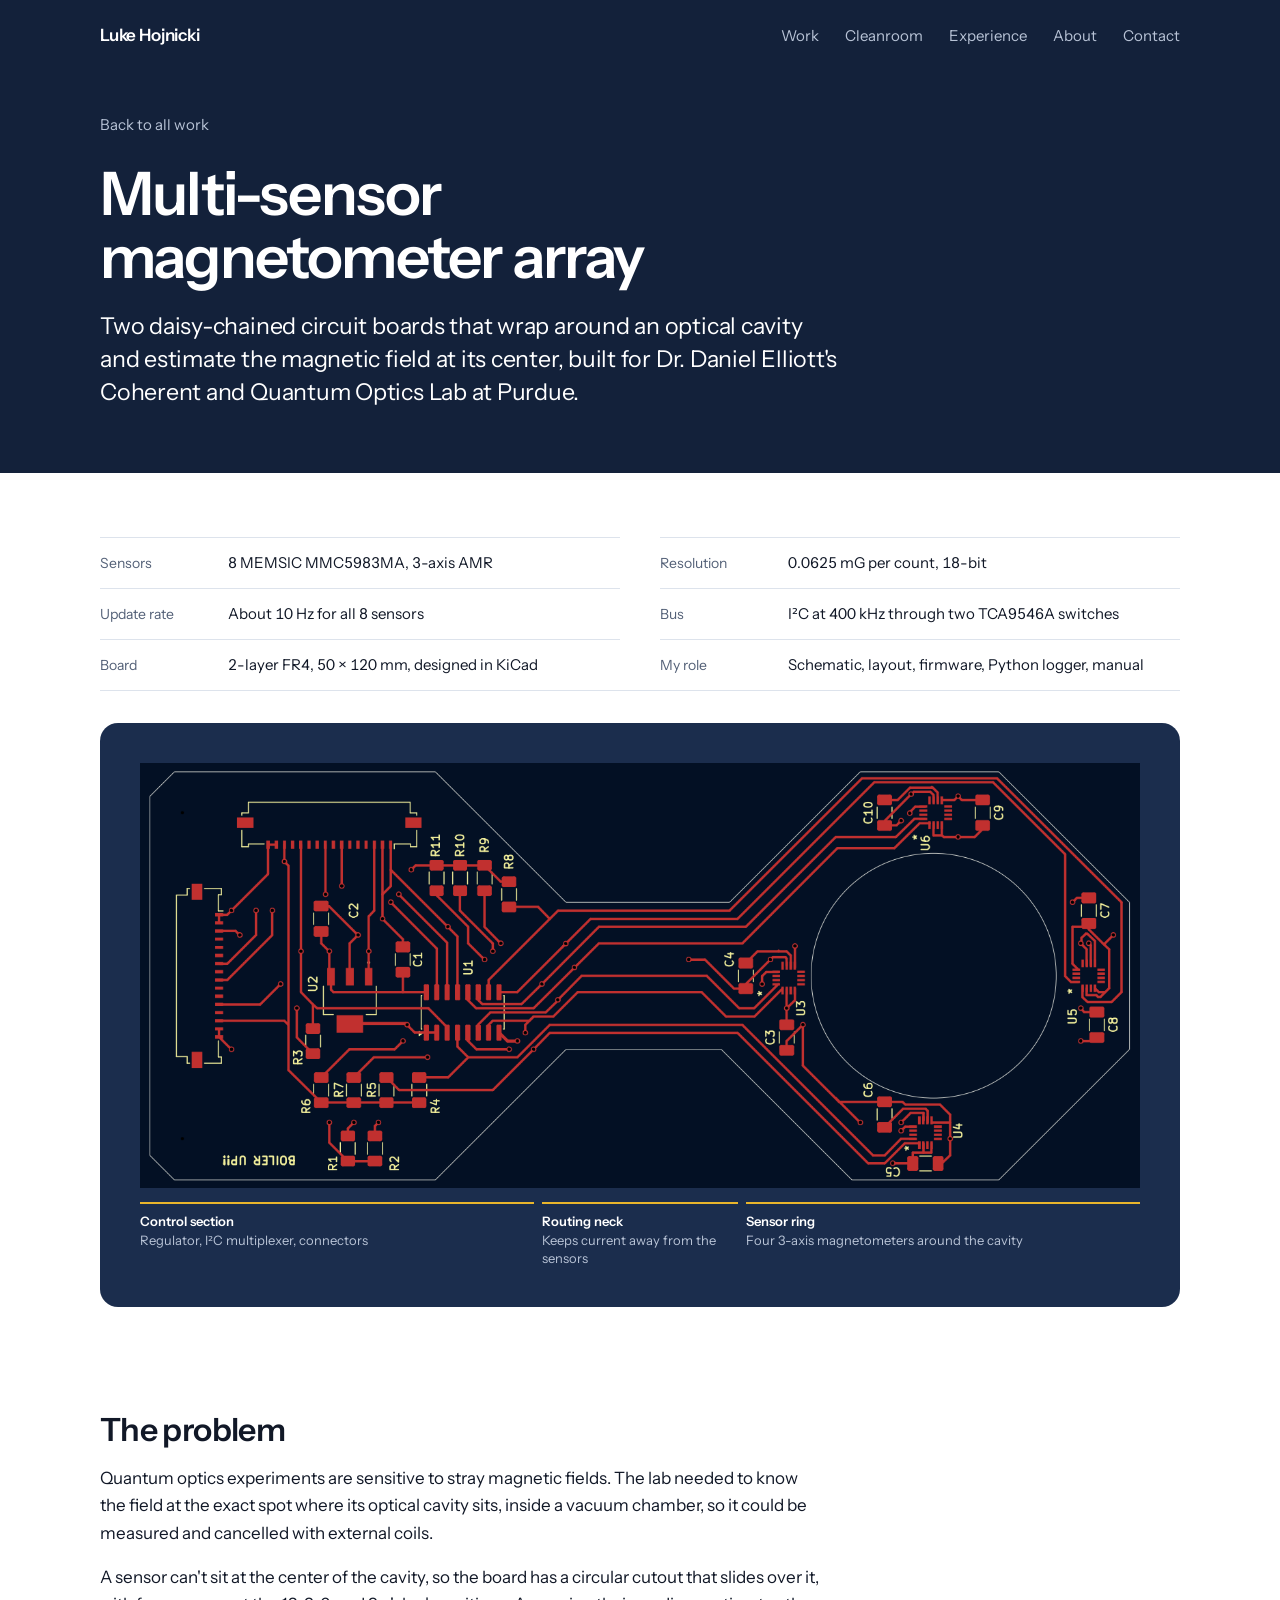
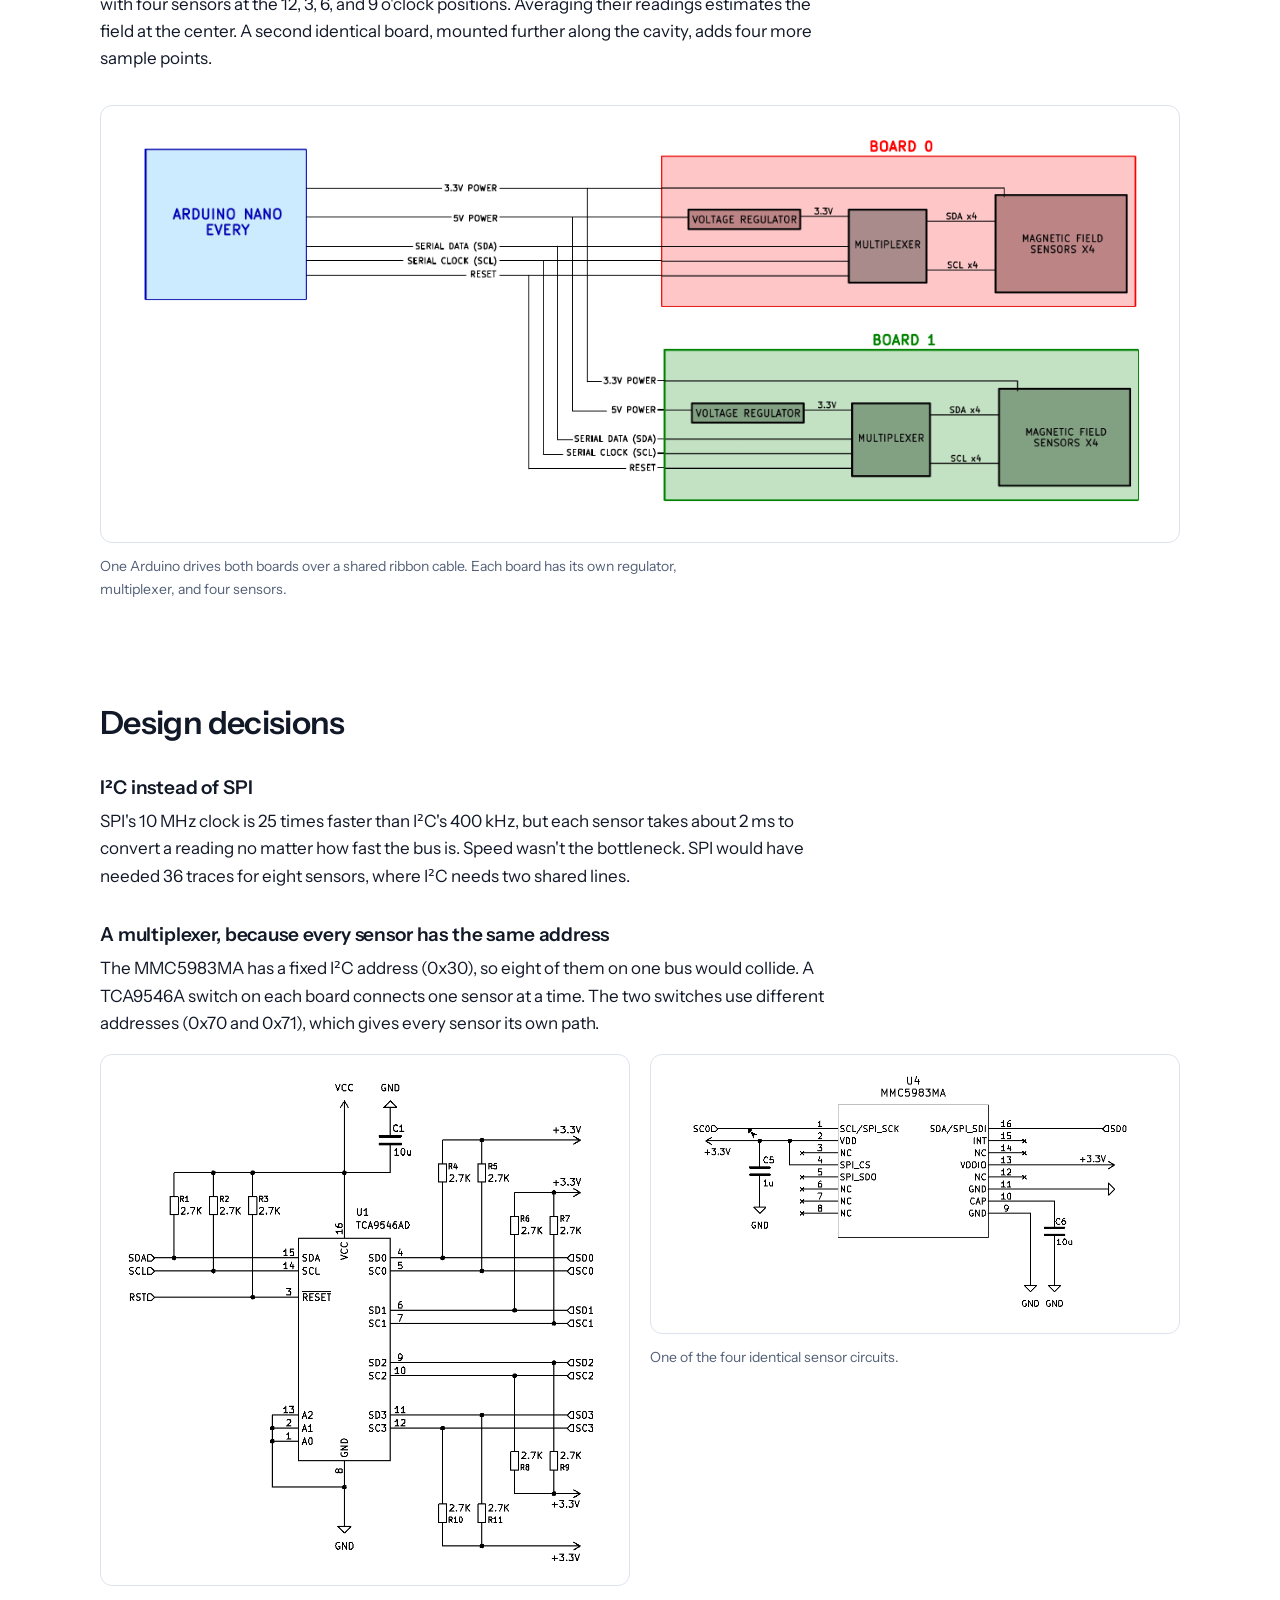
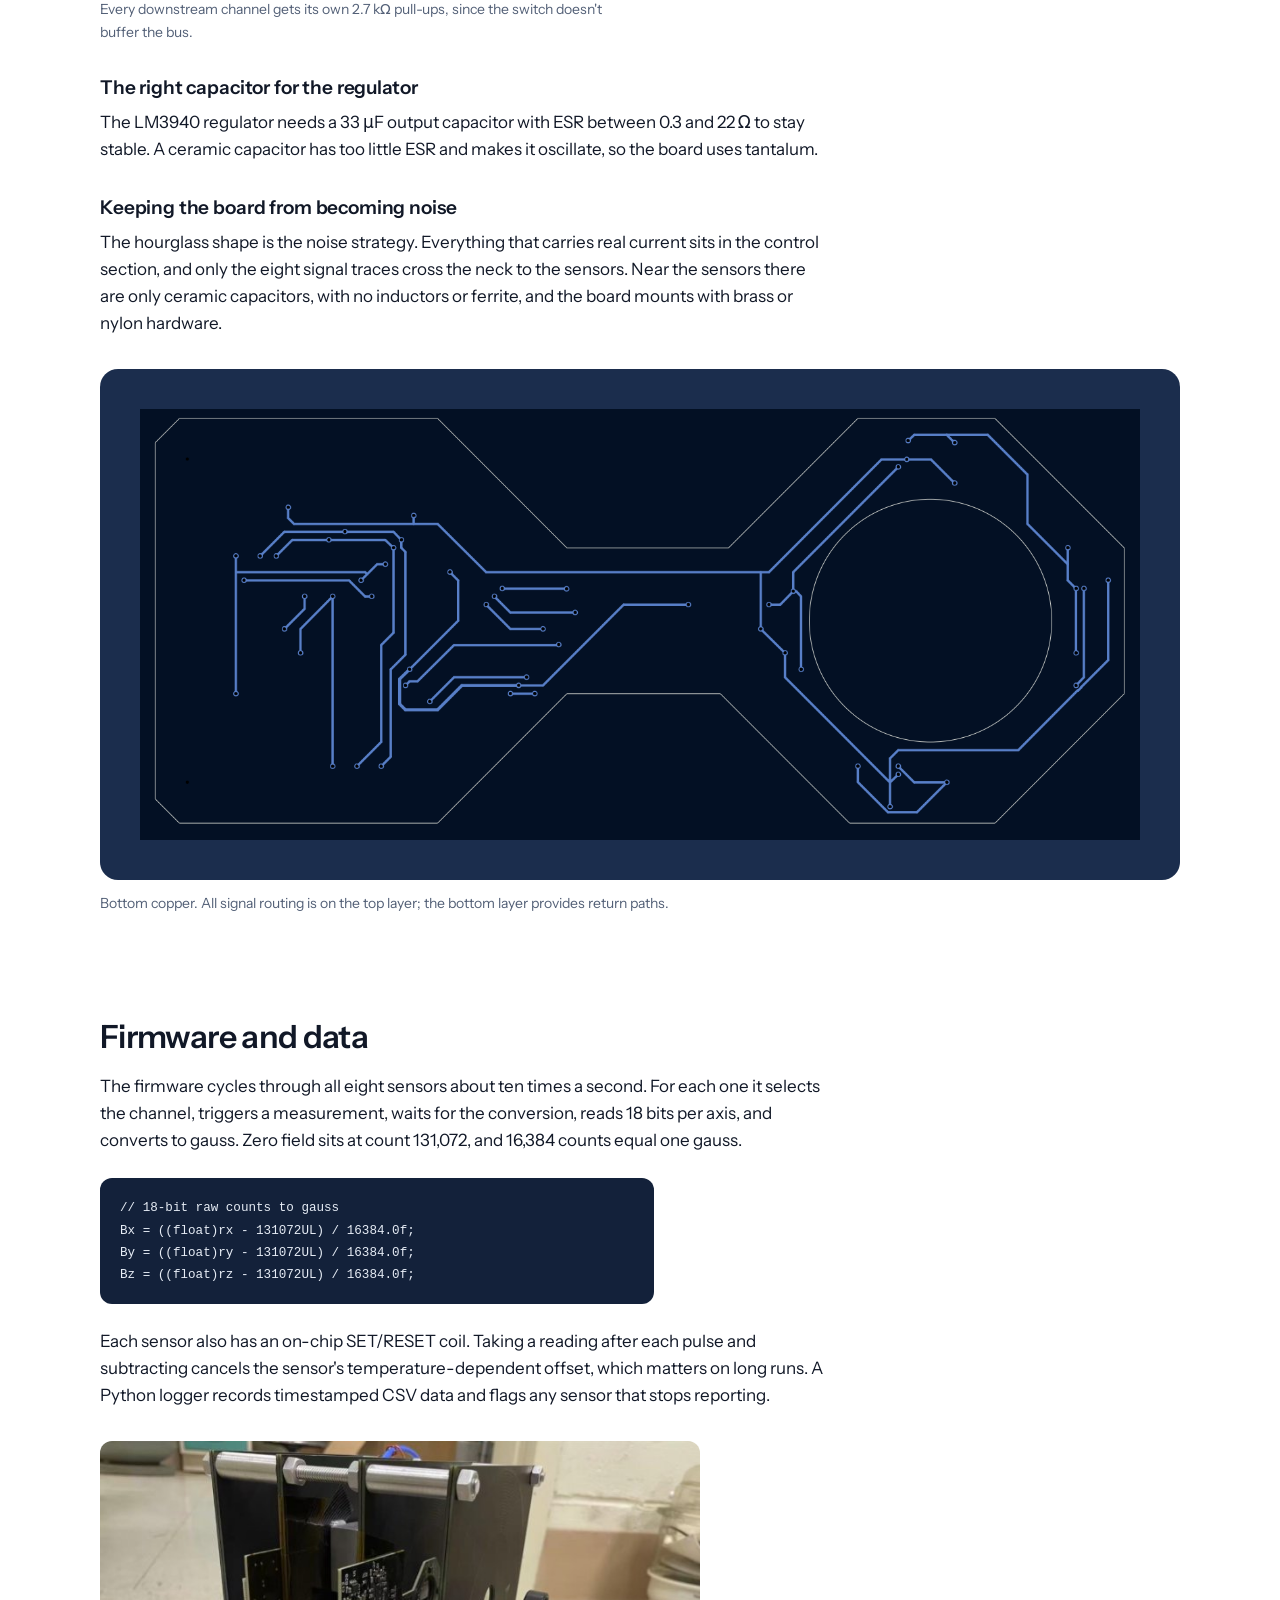
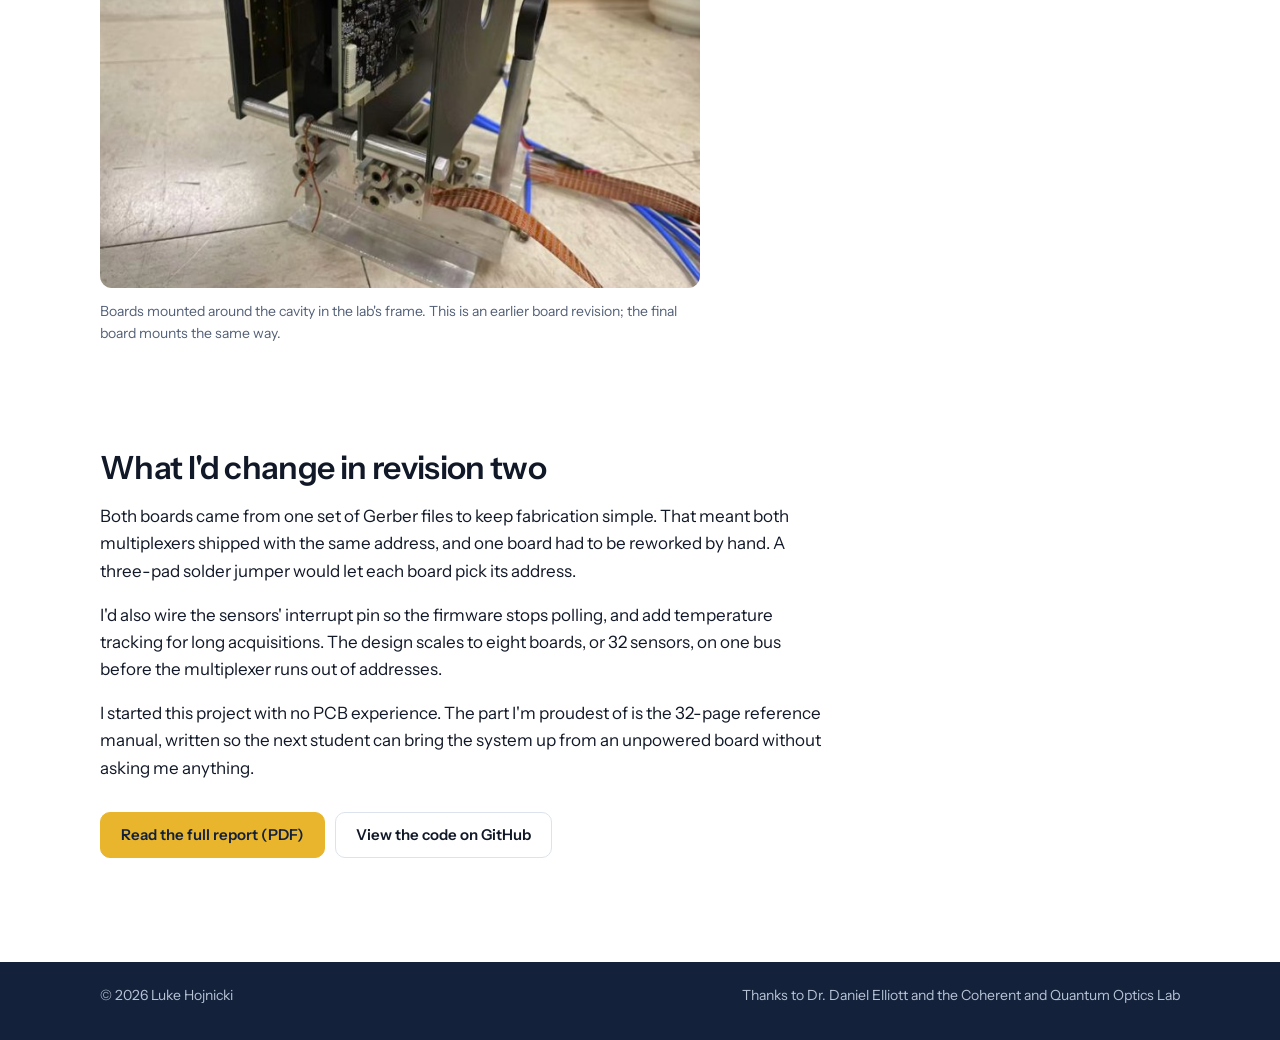
<file: magnetometer.html>
<!doctype html>
<html lang="en">
<head>
<meta charset="utf-8">
<meta name="viewport" content="width=device-width, initial-scale=1">
<title>Magnetometer Array | Luke Hojnicki</title>
<meta name="description" content="Design of a two-board, eight-sensor magnetometer array for an optical cavity in Purdue's Coherent and Quantum Optics Lab.">
<meta property="og:title" content="Multi-sensor magnetometer array">
<meta property="og:description" content="Two daisy-chained boards with eight 3-axis sensors that measure the magnetic field at the center of an optical cavity.">
<meta property="og:image" content="https://lukehojnicki.com/assets/og.png">
<meta property="og:url" content="https://lukehojnicki.com/magnetometer.html">
<meta name="twitter:card" content="summary_large_image">
<link rel="icon" href="favicon.svg" type="image/svg+xml">
<link rel="preconnect" href="https://fonts.googleapis.com">
<link rel="preconnect" href="https://fonts.gstatic.com" crossorigin>
<link href="https://fonts.googleapis.com/css2?family=Instrument+Sans:wdth,wght@75..100,400..700&display=swap" rel="stylesheet">
<link rel="stylesheet" href="styles.css">
</head>
<body>

<header class="navy">
  <div class="container topbar">
    <a class="brand" href="./">Luke Hojnicki</a>
    <nav aria-label="Main">
      <ul>
        <li><a href="./#work">Work</a></li>
        <li><a href="birck.html">Cleanroom</a></li>
        <li><a href="./#experience">Experience</a></li>
        <li><a href="./#about">About</a></li>
        <li><a href="./#contact">Contact</a></li>
      </ul>
    </nav>
  </div>
  <div class="container case-hero">
    <a class="back" href="./#work">Back to all work</a>
    <h1>Multi-sensor magnetometer array</h1>
    <p class="statement">Two daisy-chained circuit boards that wrap around an optical cavity and estimate the magnetic field at its center, built for Dr. Daniel Elliott's Coherent and Quantum Optics Lab at Purdue.</p>
  </div>
</header>

<main class="case-body container">
  <dl class="specs">
    <div><dt>Sensors</dt><dd>8 MEMSIC MMC5983MA, 3-axis AMR</dd></div>
    <div><dt>Resolution</dt><dd>0.0625 mG per count, 18-bit</dd></div>
    <div><dt>Update rate</dt><dd>About 10 Hz for all 8 sensors</dd></div>
    <div><dt>Bus</dt><dd>I²C at 400 kHz through two TCA9546A switches</dd></div>
    <div><dt>Board</dt><dd>2-layer FR4, 50 × 120 mm, designed in KiCad</dd></div>
    <div><dt>My role</dt><dd>Schematic, layout, firmware, Python logger, manual</dd></div>
  </dl>

  <figure class="panel">
    <img src="assets/pcb-wide.png" width="1464" height="623" alt="Top copper layer of the board: connectors and control chips on the left, a narrow routing neck in the middle, and four sensors around a circular cutout on the right.">
    <ul class="regions">
      <li><b>Control section</b>Regulator, I²C multiplexer, connectors</li>
      <li><b>Routing neck</b>Keeps current away from the sensors</li>
      <li><b>Sensor ring</b>Four 3-axis magnetometers around the cavity</li>
    </ul>
  </figure>

  <section class="prose">
    <h2>The problem</h2>
    <p>Quantum optics experiments are sensitive to stray magnetic fields. The lab needed to know the field at the exact spot where its optical cavity sits, inside a vacuum chamber, so it could be measured and cancelled with external coils.</p>
    <p>A sensor can't sit at the center of the cavity, so the board has a circular cutout that slides over it, with four sensors at the 12, 3, 6, and 9 o'clock positions. Averaging their readings estimates the field at the center. A second identical board, mounted further along the cavity, adds four more sample points.</p>
    <figure>
      <div class="paper">
        <img src="assets/block-diagram.png" width="1190" height="455" alt="Block diagram: an Arduino Nano Every sends power, serial data, serial clock, and reset to Board 0 and Board 1. Each board has a voltage regulator, a multiplexer, and four magnetic field sensors.">
      </div>
      <figcaption>One Arduino drives both boards over a shared ribbon cable. Each board has its own regulator, multiplexer, and four sensors.</figcaption>
    </figure>
  </section>

  <section class="prose">
    <h2>Design decisions</h2>

    <h3>I²C instead of SPI</h3>
    <p>SPI's 10 MHz clock is 25 times faster than I²C's 400 kHz, but each sensor takes about 2 ms to convert a reading no matter how fast the bus is. Speed wasn't the bottleneck. SPI would have needed 36 traces for eight sensors, where I²C needs two shared lines.</p>

    <h3>A multiplexer, because every sensor has the same address</h3>
    <p>The MMC5983MA has a fixed I²C address (0x30), so eight of them on one bus would collide. A TCA9546A switch on each board connects one sensor at a time. The two switches use different addresses (0x70 and 0x71), which gives every sensor its own path.</p>
    <div class="pair">
      <figure>
        <div class="paper"><img src="assets/mux-schematic.png" width="894" height="898" alt="Schematic of the TCA9546A multiplexer with pull-up resistors on the upstream bus and on each of four downstream channels."></div>
        <figcaption>Every downstream channel gets its own 2.7 kΩ pull-ups, since the switch doesn't buffer the bus.</figcaption>
      </figure>
      <figure>
        <div class="paper"><img src="assets/sensor-schematic.png" width="974" height="474" alt="Schematic of one MMC5983MA sensor with a 1 microfarad supply capacitor and a 10 microfarad capacitor on the CAP pin."></div>
        <figcaption>One of the four identical sensor circuits.</figcaption>
      </figure>
    </div>

    <h3>The right capacitor for the regulator</h3>
    <p>The LM3940 regulator needs a 33 µF output capacitor with ESR between 0.3 and 22 Ω to stay stable. A ceramic capacitor has too little ESR and makes it oscillate, so the board uses tantalum.</p>

    <h3>Keeping the board from becoming noise</h3>
    <p>The hourglass shape is the noise strategy. Everything that carries real current sits in the control section, and only the eight signal traces cross the neck to the sensors. Near the sensors there are only ceramic capacitors, with no inductors or ferrite, and the board mounts with brass or nylon hardware.</p>
    <figure>
      <div class="panel">
        <img src="assets/pcb-bottom-wide.png" width="1480" height="637" alt="Bottom copper layer, which provides return paths under the signal traces on top.">
      </div>
      <figcaption>Bottom copper. All signal routing is on the top layer; the bottom layer provides return paths.</figcaption>
    </figure>
  </section>

  <section class="prose">
    <h2>Firmware and data</h2>
    <p>The firmware cycles through all eight sensors about ten times a second. For each one it selects the channel, triggers a measurement, waits for the conversion, reads 18 bits per axis, and converts to gauss. Zero field sits at count 131,072, and 16,384 counts equal one gauss.</p>
<pre><code>// 18-bit raw counts to gauss
Bx = ((float)rx - 131072UL) / 16384.0f;
By = ((float)ry - 131072UL) / 16384.0f;
Bz = ((float)rz - 131072UL) / 16384.0f;</code></pre>
    <p>Each sensor also has an on-chip SET/RESET coil. Taking a reading after each pulse and subtracting cancels the sensor's temperature-dependent offset, which matters on long runs. A Python logger records timestamped CSV data and flags any sensor that stops reporting.</p>
    <figure class="photo">
      <img src="assets/mounted-photo.jpg" width="685" height="510" alt="Two magnetometer boards mounted in an aluminum frame around a cylindrical cavity, with ribbon cables running out the side.">
      <figcaption>Boards mounted around the cavity in the lab's frame. This is an earlier board revision; the final board mounts the same way.</figcaption>
    </figure>
  </section>

  <section class="prose">
    <h2>What I'd change in revision two</h2>
    <p>Both boards came from one set of Gerber files to keep fabrication simple. That meant both multiplexers shipped with the same address, and one board had to be reworked by hand. A three-pad solder jumper would let each board pick its address.</p>
    <p>I'd also wire the sensors' interrupt pin so the firmware stops polling, and add temperature tracking for long acquisitions. The design scales to eight boards, or 32 sensors, on one bus before the multiplexer runs out of addresses.</p>
    <p>I started this project with no PCB experience. The part I'm proudest of is the 32-page reference manual, written so the next student can bring the system up from an unpowered board without asking me anything.</p>
    <div class="actions">
      <a class="button button-gold" href="assets/magnetometer-report.pdf">Read the full report (PDF)</a>
      <a class="button" href="https://github.com/lhojnick/Magnetic-Sensor-Array">View the code on GitHub</a>
    </div>
  </section>
</main>

<footer class="site-footer">
  <div class="container"><div class="footer-inner">
    <span>© 2026 Luke Hojnicki</span>
    <span>Thanks to Dr. Daniel Elliott and the Coherent and Quantum Optics Lab</span>
  </div></div>
</footer>
</body>
</html>
</file>
<file: styles.css>
/* Luke Hojnicki portfolio
   Layout: navy hero and contact bands bookend the page; work, experience and
   toolkit sit on alternating white and steel bands inside a 1080px column.
   Palette: taken from the portrait (navy suit, slate backdrop) plus one warm gold. */

:root {
  --bg: #ffffff;
  --surface: #eef2f7;
  --card: #ffffff;
  --ink: #111827;
  --ink-2: #536077;
  --line: #dde3ec;
  --navy: #13213a;
  --navy-2: #1b2d4d;
  --on-navy: #ffffff;
  --on-navy-2: #b8c3d6;
  --navy-line: rgba(255, 255, 255, 0.14);
  --gold: #e9b52c;
  --gold-hover: #f4c440;
  --on-gold: #13213a;
  --paper: #ffffff;

  --font: "Instrument Sans", ui-sans-serif, system-ui, -apple-system, "Segoe UI", Roboto, Helvetica, Arial, sans-serif;
  --mono: ui-monospace, "SF Mono", Menlo, Consolas, monospace;
  --container: 1080px;
  --text: 66ch;
  --gutter: clamp(20px, 5vw, 40px);
  --band: clamp(64px, 9vw, 104px);
  color-scheme: light;
}

@media (prefers-color-scheme: dark) {
  :root {
    --bg: #0c1220;
    --surface: #111a2c;
    --card: #142036;
    --ink: #e8edf5;
    --ink-2: #9aa6bb;
    --line: #233049;
    --navy: #0f1a2f;
    --navy-2: #172742;
    color-scheme: dark;
  }
}

*, *::before, *::after { box-sizing: border-box; }
html { -webkit-text-size-adjust: 100%; scroll-behavior: smooth; }
@media (prefers-reduced-motion: reduce) { html { scroll-behavior: auto; } }

body {
  margin: 0;
  background: var(--bg);
  color: var(--ink);
  font-family: var(--font);
  font-size: 1.0625rem;
  line-height: 1.6;
  -webkit-font-smoothing: antialiased;
}
img { display: block; max-width: 100%; height: auto; }
::selection { background: var(--gold); color: var(--on-gold); }

a {
  color: inherit;
  text-decoration-line: underline;
  text-decoration-color: var(--gold);
  text-decoration-thickness: 2px;
  text-underline-offset: 4px;
}
a:hover { text-decoration-color: currentColor; }
:focus-visible { outline: 2px solid var(--gold); outline-offset: 3px; border-radius: 4px; }

h1, h2, h3 { margin: 0; font-weight: 600; text-wrap: balance; }
h1 { font-size: clamp(2.4rem, 5.4vw, 3.75rem); line-height: 1.04; letter-spacing: -0.03em; }
h2 { font-size: clamp(1.6rem, 2.6vw, 2rem); line-height: 1.2; letter-spacing: -0.02em; }
h3 { font-size: 1.1875rem; line-height: 1.35; letter-spacing: -0.008em; }
p { margin: 0 0 1em; max-width: var(--text); }
p:last-child { margin-bottom: 0; }

.container { width: 100%; max-width: calc(var(--container) + 2 * var(--gutter)); margin: 0 auto; padding-inline: var(--gutter); }
.meta { font-size: 0.875rem; color: var(--ink-2); margin: 4px 0 0; }

/* ---------- navy bands ---------- */
.navy { background: var(--navy); color: var(--on-navy); }
.navy .muted, .navy .sub { color: var(--on-navy-2); }

.topbar { display: flex; flex-wrap: wrap; align-items: center; justify-content: space-between; gap: 12px 28px; padding-block: 22px; }
.brand { font-weight: 600; text-decoration: none; letter-spacing: -0.01em; }
.topbar ul { list-style: none; margin: 0; padding: 0; display: flex; flex-wrap: wrap; gap: 6px 26px; }
.topbar nav a { text-decoration: none; font-size: 0.9375rem; color: var(--on-navy-2); }
.topbar nav a:hover { color: var(--on-navy); }

/* ---------- hero ---------- */
.hero-grid {
  display: grid; grid-template-columns: minmax(0, 1fr) 260px; gap: 56px; align-items: center;
  padding-block: clamp(36px, 7vw, 80px) clamp(40px, 6vw, 64px);
}
.statement { font-size: clamp(1.2rem, 2.2vw, 1.45rem); line-height: 1.42; letter-spacing: -0.01em; margin: 22px 0 0; max-width: 32em; }
.hero .sub { margin-top: 16px; max-width: 58ch; }
.hero-photo { margin: 0; }
.hero-photo img {
  width: 100%; aspect-ratio: 4 / 5; object-fit: cover; object-position: 50% 20%;
  border-radius: 18px; box-shadow: 0 24px 48px -24px rgba(0, 0, 0, 0.55);
}

.now {
  display: grid; grid-template-columns: repeat(3, minmax(0, 1fr)); gap: 24px;
  margin: 0; padding-block: 22px 30px; border-top: 1px solid var(--navy-line);
}
.now dt { font-size: 0.8125rem; color: var(--gold); font-weight: 600; letter-spacing: 0.01em; }
.now dd { margin: 4px 0 0; font-size: 0.9375rem; line-height: 1.5; color: var(--on-navy); }

/* ---------- buttons ---------- */
.actions { display: flex; flex-wrap: wrap; gap: 10px; margin-top: 30px; }
.button {
  display: inline-flex; align-items: center; min-height: 46px; padding: 0 20px;
  border-radius: 10px; border: 1px solid var(--line);
  font-size: 0.9375rem; font-weight: 600; text-decoration: none; color: var(--ink); background: var(--card);
}
.button:hover { border-color: var(--ink-2); }
.button-gold { background: var(--gold); border-color: var(--gold); color: var(--on-gold); }
.button-gold:hover { background: var(--gold-hover); border-color: var(--gold-hover); }
.navy .button:not(.button-gold) { background: transparent; color: var(--on-navy); border-color: rgba(255, 255, 255, 0.35); }
.navy .button:not(.button-gold):hover { border-color: var(--on-navy); }

/* ---------- bands ---------- */
.band { padding-block: var(--band); }
.band-steel { background: var(--surface); }
.band-head { display: flex; flex-wrap: wrap; align-items: baseline; justify-content: space-between; gap: 8px 24px; margin-bottom: 32px; }
.band-head p { color: var(--ink-2); margin: 0; }

/* Featured project */
.feature {
  display: grid; grid-template-columns: minmax(0, 1.55fr) minmax(0, 1fr); gap: 0;
  background: var(--navy); color: var(--on-navy); border-radius: 20px; overflow: hidden;
}
.feature-media { text-decoration: none; color: inherit; padding: clamp(20px, 3.5vw, 36px); background: var(--navy-2); display: flex; flex-direction: column; justify-content: center; }
.feature-media img { width: 100%; border-radius: 6px; }
.regions {
  list-style: none; margin: 14px 0 0; padding: 0;
  display: grid; grid-template-columns: 40fr 20fr 40fr; gap: 8px;
  font-size: 0.8125rem; line-height: 1.4; color: var(--on-navy-2);
}
.regions li { border-top: 2px solid var(--gold); padding-top: 8px; padding-right: 6px; }
.regions b { display: block; color: var(--on-navy); font-weight: 600; }
.feature-body { padding: clamp(24px, 3.5vw, 40px); display: flex; flex-direction: column; justify-content: center; }
.feature-body .tag { font-size: 0.8125rem; font-weight: 600; color: var(--gold); margin: 0 0 10px; }
.feature-body h3 { font-size: 1.5rem; letter-spacing: -0.015em; }
.feature-body h3 a { text-decoration: none; }
.feature-body .meta { color: var(--on-navy-2); }
.feature-body p { color: var(--on-navy-2); }
.feature-body .desc { margin-top: 14px; }
.feature-body .actions { margin-top: 22px; }

/* Project cards */
.cards { list-style: none; margin: 20px 0 0; padding: 0; display: grid; grid-template-columns: repeat(2, minmax(0, 1fr)); gap: 20px; }
.card {
  background: var(--card); border: 1px solid var(--line); border-radius: 16px;
  padding: 26px 26px 28px; display: flex; flex-direction: column;
}
.metric { font-size: 2rem; font-weight: 600; letter-spacing: -0.03em; line-height: 1.1; margin: 0; font-variant-numeric: tabular-nums; }
.metric-label { font-size: 0.875rem; color: var(--ink-2); margin: 4px 0 0; }
.card hr { border: 0; border-top: 1px solid var(--line); margin: 20px 0 18px; width: 100%; }
.card h3 { margin-bottom: 2px; }
.card .desc { margin-top: 12px; font-size: 0.9875rem; color: var(--ink); }

/* Experience timeline: a real sequence, so it gets a rail */
.timeline { list-style: none; margin: 0; padding: 0; position: relative; }
.timeline li {
  position: relative; display: grid; grid-template-columns: 170px minmax(0, 1fr); gap: 4px 36px;
  padding: 0 0 26px;
}
.timeline li::before {
  content: ""; position: absolute; left: 184px; top: 8px; width: 9px; height: 9px; border-radius: 50%;
  background: var(--gold); box-shadow: 0 0 0 4px var(--surface);
}
.timeline::before { content: ""; position: absolute; left: 188px; top: 12px; bottom: 34px; width: 1px; background: var(--line); }
.timeline .when { font-size: 0.9375rem; color: var(--ink-2); font-variant-numeric: tabular-nums; text-align: right; padding-right: 8px; }
.timeline .body { padding-left: 14px; }
.timeline .role { font-weight: 600; }
.timeline p { margin: 2px 0 0; color: var(--ink-2); font-size: 0.9375rem; }

/* About + toolkit */
.split { display: grid; grid-template-columns: minmax(0, 1fr) minmax(0, 1fr); gap: 56px; align-items: start; }
.split h2 { margin-bottom: 18px; }
.tool-group + .tool-group { margin-top: 20px; }
.tool-group h3 { font-size: 0.9375rem; color: var(--ink-2); font-weight: 600; margin-bottom: 10px; }
.chips { list-style: none; margin: 0; padding: 0; display: flex; flex-wrap: wrap; gap: 8px; }
.chips li { font-size: 0.875rem; padding: 6px 12px; border-radius: 999px; background: var(--surface); border: 1px solid var(--line); }
.interests { margin-top: 22px; }

/* Contact band */
.contact .band-head { margin-bottom: 0; }
.contact h2 { color: var(--on-navy); }
.contact .lead { margin-top: 12px; }
.contact-grid { display: grid; grid-template-columns: minmax(0, 1fr) auto; gap: 32px; align-items: end; }
.contact-lines { list-style: none; margin: 22px 0 0; padding: 0; }
.contact-lines li { padding: 6px 0; color: var(--on-navy-2); }
.contact-lines a { color: var(--on-navy); }
.contact-lines span { display: inline-block; width: 90px; font-size: 0.875rem; }

.site-footer { background: var(--navy); color: var(--on-navy-2); }
.footer-inner {
  padding-block: 22px 34px; border-top: 1px solid var(--navy-line); font-size: 0.875rem;
  display: flex; flex-wrap: wrap; justify-content: space-between; gap: 8px 24px;
}

/* ---------- case study ---------- */
.case-hero { padding-block: clamp(20px, 4vw, 40px) clamp(40px, 6vw, 64px); }
.back { display: inline-block; font-size: 0.9375rem; color: var(--on-navy-2); text-decoration: none; margin-bottom: 26px; }
.back:hover { color: var(--on-navy); }
.case-hero h1 { max-width: 18ch; }

.specs {
  display: grid; grid-template-columns: repeat(2, minmax(0, 1fr)); column-gap: 40px;
  margin: 0; border-bottom: 1px solid var(--line);
}
.specs div { display: grid; grid-template-columns: 112px minmax(0, 1fr); gap: 16px; padding-block: 13px; border-top: 1px solid var(--line); }
.specs dt { font-size: 0.875rem; color: var(--ink-2); padding-top: 1px; }
.specs dd { margin: 0; font-size: 0.9375rem; font-variant-numeric: tabular-nums; }

.case-body { padding-block: clamp(40px, 6vw, 64px) 0; }
.prose { margin-top: var(--band); }
.prose > h2 { margin-bottom: 16px; }
.prose > h3 { margin: 32px 0 8px; }

figure { margin: 32px 0; }
figcaption { font-size: 0.875rem; color: var(--ink-2); margin-top: 12px; max-width: var(--text); }
.panel { background: var(--navy-2); border-radius: 18px; padding: clamp(16px, 3.5vw, 40px); }
.panel .regions { color: var(--on-navy-2); }
.paper { background: var(--paper); border: 1px solid var(--line); border-radius: 12px; padding: clamp(10px, 2vw, 20px); }
.pair { display: grid; grid-template-columns: repeat(2, minmax(0, 1fr)); gap: 20px; align-items: start; }
.pair figure { margin: 0; }
.photo { max-width: 600px; }
.photo img { border-radius: 12px; }

pre {
  margin: 24px 0; padding: 18px 20px; overflow-x: auto; max-width: var(--text);
  background: var(--navy); color: #e6ecf5; border-radius: 12px;
  font-family: var(--mono); font-size: 0.875rem; line-height: 1.6;
}
code { font-family: var(--mono); font-size: 0.9em; }

/* Birck case study: layer stack, process flow, notes */
.stack { max-width: 640px; border-radius: 12px; overflow: hidden; border: 1px solid var(--line); }
.layer { display: flex; justify-content: space-between; gap: 16px; padding: 10px 16px; font-size: 0.875rem; line-height: 1.4; }
.layer b { font-weight: 600; white-space: nowrap; font-variant-numeric: tabular-nums; }
.l-top { background: #c9d2de; color: #13213a; padding-block: 14px; }
.l-hfo { background: var(--gold); color: var(--on-gold); padding-block: 12px; }
.l-bot { background: #7d8aa0; color: #ffffff; }
.l-ox { background: #dbe7f3; color: #13213a; }
.l-si { background: var(--navy-2); color: var(--on-navy); padding-block: 22px; }

.flow { list-style: none; margin: 24px 0; padding: 0; max-width: 760px; }
.flow li { display: grid; grid-template-columns: 92px minmax(0, 1fr); gap: 18px; padding: 14px 0; border-top: 1px solid var(--line); }
.flow li:last-child { border-bottom: 1px solid var(--line); }
.flow .step { font-size: 0.8125rem; font-weight: 600; color: var(--on-gold); background: var(--gold); border-radius: 999px; padding: 3px 10px; align-self: start; text-align: center; }
.flow b { font-weight: 600; }
.flow p { margin: 4px 0 0; color: var(--ink-2); font-size: 0.9375rem; }

.notes { margin: 28px 0; }
.note { background: var(--surface); border: 1px solid var(--line); border-radius: 14px; padding: 20px 22px; }
.note h3 { margin-bottom: 8px; }
.note ul { margin: 0; padding-left: 1.1em; font-size: 0.9375rem; }
.note li + li { margin-top: 6px; }
.gap-top { margin-top: 20px; }
.card h3 a { text-decoration: none; }
.card h3 a:hover { text-decoration: underline; text-decoration-color: var(--gold); }
.card-link { margin-top: auto; padding-top: 16px; font-size: 0.9375rem; font-weight: 600; }

/* Numbered sections, short hero line, recent strip, stats, photos */
.num { display: block; font-family: var(--mono); font-size: 0.8125rem; font-weight: 600; letter-spacing: 0.08em; color: var(--gold); margin: 0 0 8px; }
h2 .num { margin-bottom: 6px; }
.navy .num { color: var(--gold); }
.prose > .num + h2 { margin-bottom: 16px; }
.statement.big { font-size: clamp(1.6rem, 3.4vw, 2.25rem); line-height: 1.2; letter-spacing: -0.02em; font-weight: 500; }

.feature-alt { margin-top: 20px; }
.photo-media { padding: 0; background: #000; }
.photo-media img { border-radius: 0; height: 100%; max-height: 440px; object-fit: cover; }
.cards { grid-template-columns: repeat(3, minmax(0, 1fr)); }

.recent { list-style: none; margin: 0; padding: 0; display: grid; grid-template-columns: repeat(3, minmax(0, 1fr)); gap: 20px; }
.recent li { background: var(--card); border: 1px solid var(--line); border-top: 3px solid var(--gold); border-radius: 12px; padding: 20px 22px 22px; }
.recent .date { font-family: var(--mono); font-size: 0.8125rem; color: var(--ink-2); margin: 0 0 8px; }
.recent h3 { margin-bottom: 8px; }
.recent p { font-size: 0.9375rem; }

.hero-shot { margin: 0 0 32px; }
.hero-shot img { width: 100%; max-height: 560px; object-fit: cover; border-radius: 18px; background: #000; }
.stats { display: grid; grid-template-columns: repeat(4, minmax(0, 1fr)); gap: 20px; margin: 0 0 40px; }
.stats div { border-top: 2px solid var(--gold); padding-top: 12px; }
.stats dt { font-size: clamp(1.5rem, 2.6vw, 2rem); font-weight: 600; letter-spacing: -0.03em; line-height: 1.1; font-variant-numeric: tabular-nums; }
.stats dd { margin: 6px 0 0; font-size: 0.875rem; color: var(--ink-2); line-height: 1.45; }
.gallery { display: grid; grid-template-columns: repeat(3, minmax(0, 1fr)); gap: 16px; margin: 28px 0; align-items: start; }
.gallery figure { margin: 0; }
.gallery img { width: 100%; aspect-ratio: 3 / 4; object-fit: cover; border-radius: 12px; }

/* ---------- responsive ---------- */
@media (max-width: 900px) {
  .feature { grid-template-columns: minmax(0, 1fr); }
  .split { grid-template-columns: minmax(0, 1fr); gap: 48px; }
  .cards, .recent { grid-template-columns: minmax(0, 1fr); }
  .stats { grid-template-columns: repeat(2, minmax(0, 1fr)); }
  .photo-media img { max-height: 320px; }
}
@media (max-width: 560px) {
  .gallery { grid-template-columns: minmax(0, 1fr); }
}
@media (max-width: 760px) {
  .hero-grid { grid-template-columns: minmax(0, 1fr); gap: 28px; }
  .hero-photo { order: -1; width: 120px; }
  .hero-photo img { border-radius: 14px; }
  .now { grid-template-columns: minmax(0, 1fr); gap: 14px; }
  .cards { grid-template-columns: minmax(0, 1fr); }
  .regions { grid-template-columns: minmax(0, 1fr); gap: 12px; }
  .timeline::before { left: 4px; }
  .timeline li { grid-template-columns: minmax(0, 1fr); padding-left: 26px; }
  .timeline li::before { left: 0; }
  .timeline .when { text-align: left; padding-right: 0; }
  .timeline .body { padding-left: 0; }
  .contact-grid { grid-template-columns: minmax(0, 1fr); }
  .specs { grid-template-columns: minmax(0, 1fr); }
  .pair { grid-template-columns: minmax(0, 1fr); }
  .flow li { grid-template-columns: minmax(0, 1fr); gap: 8px; }
  .flow .step { justify-self: start; }
  .layer { flex-direction: column; gap: 2px; }
}
.case-body + .site-footer { margin-top: var(--band); }
.case-body + .site-footer .footer-inner { border-top: 0; }
</file>
